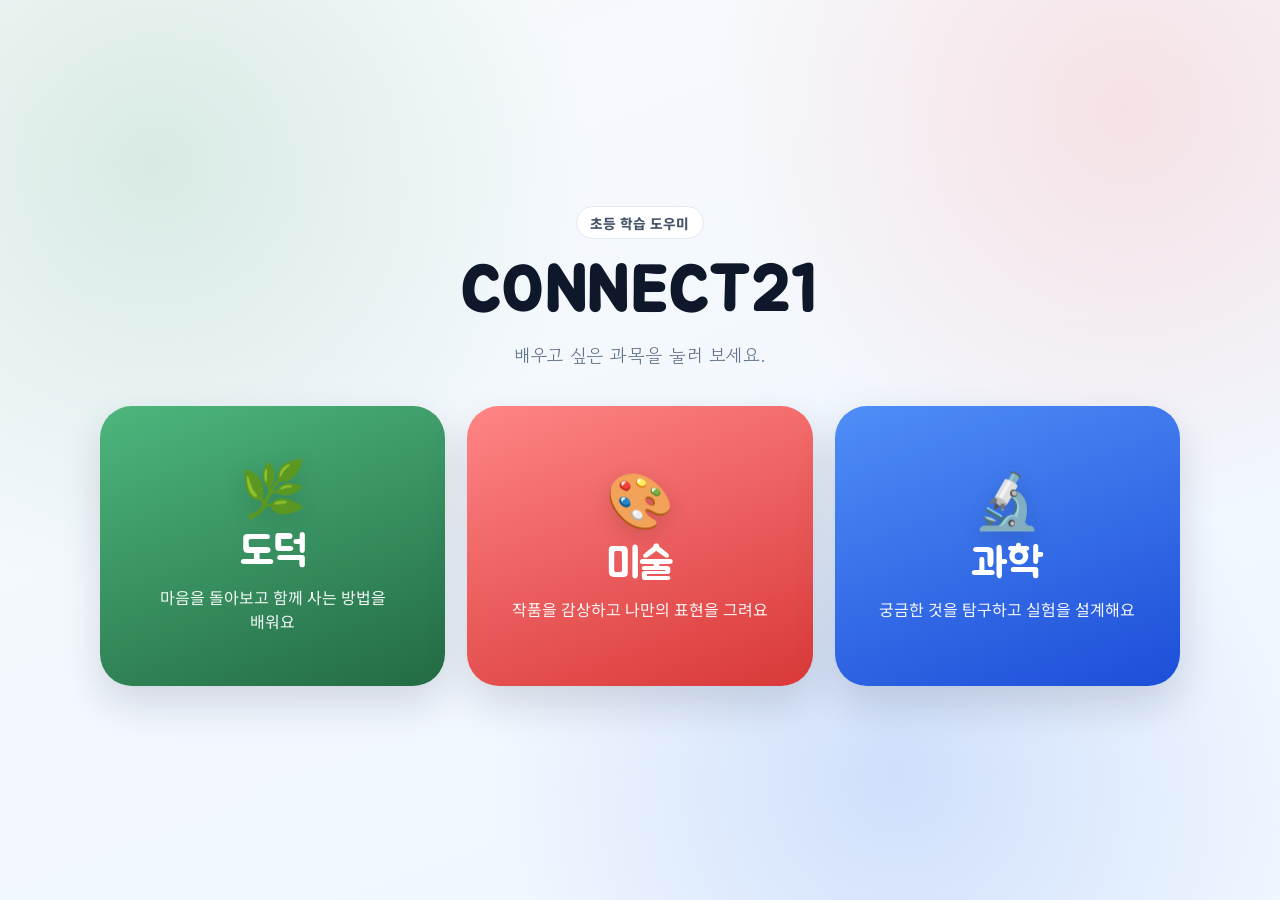
<file: index.html>
<!DOCTYPE html>
<html lang="ko">
<head>
  <meta charset="UTF-8">
  <meta name="viewport" content="width=device-width, initial-scale=1.0">
  <meta http-equiv="Cache-Control" content="no-cache, no-store, must-revalidate">
  <title>CONNECT21 - 초등 학습 도우미</title>
  <meta name="description" content="도덕, 미술, 과학 탐구를 돕는 CONNECT21 초등 학습 홈">
  <link rel="stylesheet" href="styles.css">
</head>
<body>
  <div class="home">
    <header class="home-header">
      <p class="kicker">초등 학습 도우미</p>
      <h1>CONNECT21</h1>
      <p class="lead">배우고 싶은 과목을 눌러 보세요.</p>
    </header>

    <nav class="subject-grid" aria-label="과목 선택">
      <a class="subject-btn moral" href="connect21-moral/index.html">
        <span class="subject-emoji" aria-hidden="true">🌿</span>
        <span class="subject-name">도덕</span>
        <span class="subject-desc">마음을 돌아보고 함께 사는 방법을 배워요</span>
      </a>

      <a class="subject-btn art" href="connect21-art/index.html">
        <span class="subject-emoji" aria-hidden="true">🎨</span>
        <span class="subject-name">미술</span>
        <span class="subject-desc">작품을 감상하고 나만의 표현을 그려요</span>
      </a>

      <a class="subject-btn science" href="connect21-science/index.html">
        <span class="subject-emoji" aria-hidden="true">🔬</span>
        <span class="subject-name">과학</span>
        <span class="subject-desc">궁금한 것을 탐구하고 실험을 설계해요</span>
      </a>
    </nav>
  </div>
</body>
</html>
</file>
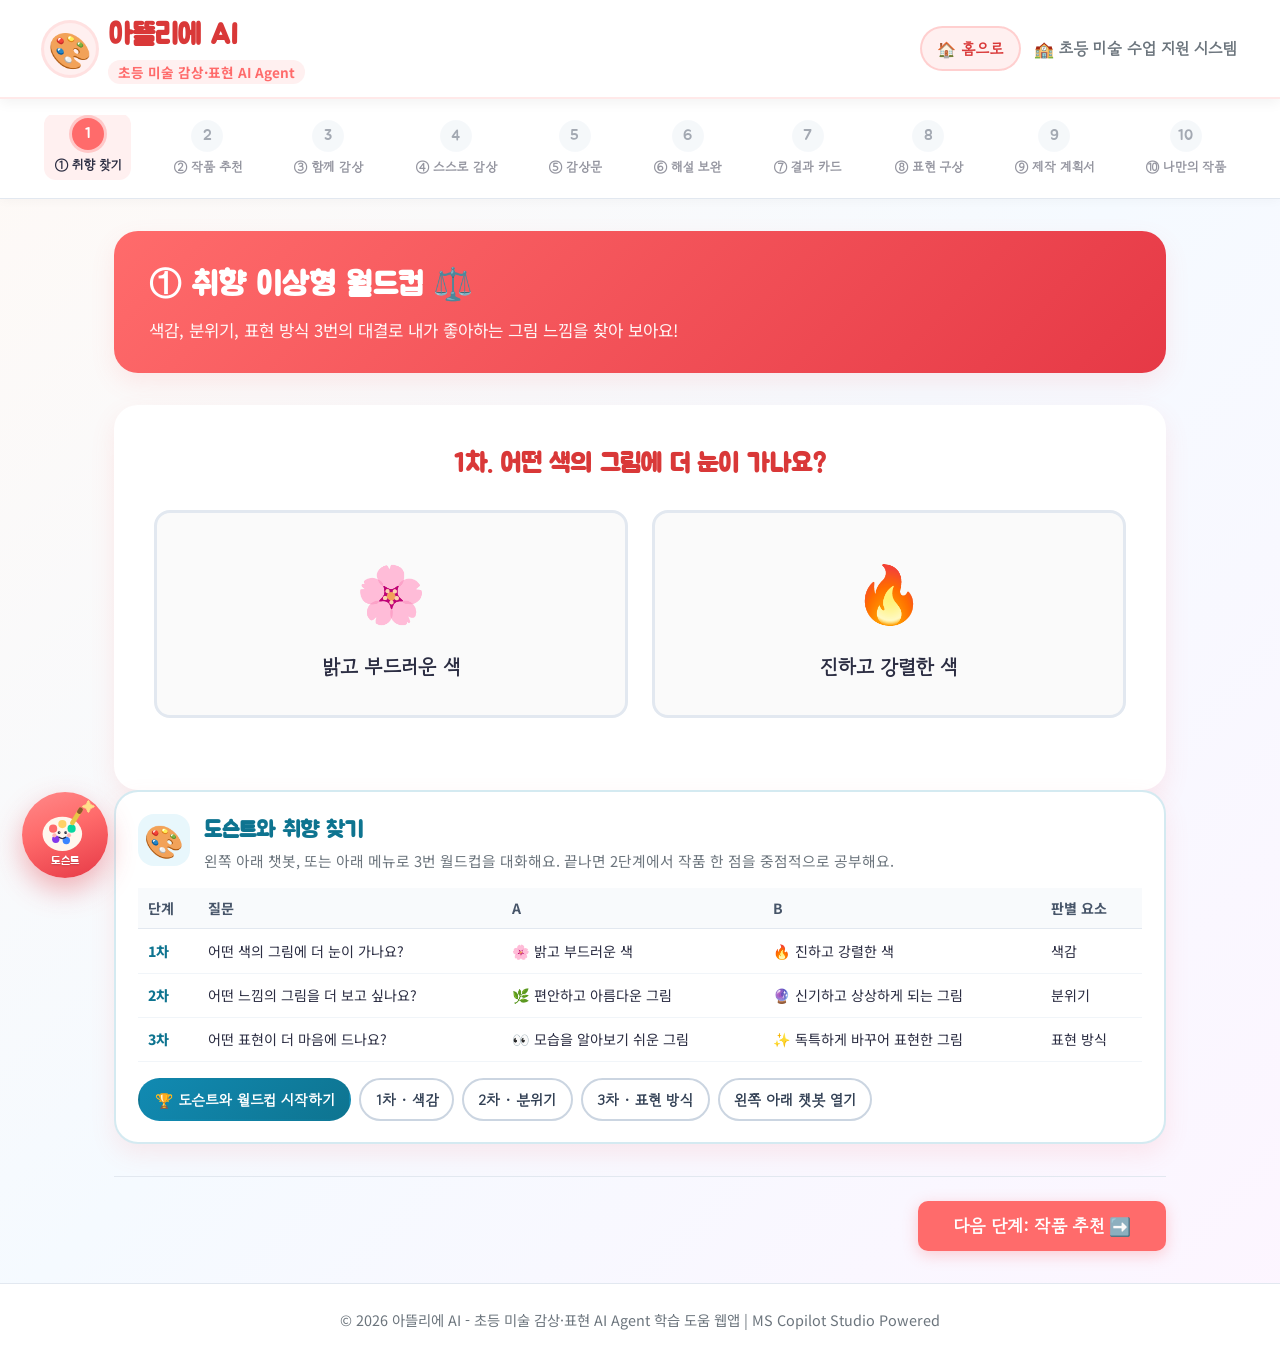
<file: connect21-art/index.html>
<!DOCTYPE html>
<html lang="ko">
<head>
  <meta charset="UTF-8">
  <meta name="viewport" content="width=device-width, initial-scale=1.0">
  <meta http-equiv="Cache-Control" content="no-cache, no-store, must-revalidate">
  <title>아뜰리에 AI - 초등 미술 감상·표현 AI Agent</title>
  <meta name="description" content="초등학교 미술 감상과 표현을 체계적으로 돕는 10단계 AI 스캐폴딩 파트너">
  <link rel="stylesheet" href="styles.css?v=20260820b">
</head>
<body>

  <!-- App Header -->
  <header class="app-header">
    <div class="header-container">
      <a href="#" class="logo-area">
        <div class="logo-icon">🎨</div>
        <div>
          <h1 class="logo-title">아뜰리에 AI</h1>
          <span class="logo-tag">초등 미술 감상·표현 AI Agent</span>
        </div>
      </a>
      <div class="header-actions">
        <a href="../index.html" class="home-link">🏠 홈으로</a>
        <div style="font-family: 'Gowun Dodum'; font-weight: 700; color: var(--text-muted);">
          🏫 초등 미술 수업 지원 시스템
        </div>
      </div>
    </div>
  </header>

  <!-- 10-Step Wizard Track -->
  <div class="wizard-track-card">
    <div id="wizard-track-container" class="wizard-track-container">
      <!-- Rendered via app.js -->
    </div>
  </div>

  <!-- Main Container -->
  <main class="main-container">

    <!-- ==========================================================================
         STEP 1: 취향 탐색 (미술 밸런스 게임)
         ========================================================================== -->
    <section id="step-pane-1" class="step-pane active">
      <div class="step-banner">
        <h2 class="step-banner-title">① 취향 이상형 월드컵 ⚖️</h2>
        <p class="step-banner-desc">색감, 분위기, 표현 방식 3번의 대결로 내가 좋아하는 그림 느낌을 찾아 보아요!</p>
      </div>

      <div class="balance-game-box">
        <h3 id="balance-q-title" class="balance-q-title">1차. 어떤 색의 그림에 더 눈이 가나요?</h3>
        
        <div id="balance-options-grid" class="balance-options-grid">
          <!-- Rendered via app.js -->
        </div>

        <div id="balance-result-card" class="balance-result-card" style="display: none;">
          <div class="balance-result-title">🎉 나의 미술 취향 분석 카드</div>
          <div id="balance-result-text" style="font-size: 1.15rem; color: #78350F;"></div>
        </div>
      </div>

      <div class="recommend-bot-card">
        <div class="recommend-bot-head">
          <span class="recommend-bot-icon">🎨</span>
          <div>
            <h3>도슨트와 취향 찾기</h3>
            <p>왼쪽 아래 챗봇, 또는 아래 메뉴로 3번 월드컵을 대화해요. 끝나면 2단계에서 작품 한 점을 중점적으로 공부해요.</p>
          </div>
        </div>

        <div class="worldcup-table-wrap">
          <table class="worldcup-table">
            <thead>
              <tr>
                <th>단계</th>
                <th>질문</th>
                <th>A</th>
                <th>B</th>
                <th>판별 요소</th>
              </tr>
            </thead>
            <tbody>
              <tr>
                <td>1차</td>
                <td>어떤 색의 그림에 더 눈이 가나요?</td>
                <td>🌸 밝고 부드러운 색</td>
                <td>🔥 진하고 강렬한 색</td>
                <td>색감</td>
              </tr>
              <tr>
                <td>2차</td>
                <td>어떤 느낌의 그림을 더 보고 싶나요?</td>
                <td>🌿 편안하고 아름다운 그림</td>
                <td>🔮 신기하고 상상하게 되는 그림</td>
                <td>분위기</td>
              </tr>
              <tr>
                <td>3차</td>
                <td>어떤 표현이 더 마음에 드나요?</td>
                <td>👀 모습을 알아보기 쉬운 그림</td>
                <td>✨ 독특하게 바꾸어 표현한 그림</td>
                <td>표현 방식</td>
              </tr>
            </tbody>
          </table>
        </div>

        <div class="recommend-bot-menu">
          <button type="button" class="recommend-menu-btn primary" onclick="askRecommendBot('worldcup')">🏆 도슨트와 월드컵 시작하기</button>
          <button type="button" class="recommend-menu-btn" onclick="askRecommendBot(1)">1차 · 색감</button>
          <button type="button" class="recommend-menu-btn" onclick="askRecommendBot(2)">2차 · 분위기</button>
          <button type="button" class="recommend-menu-btn" onclick="askRecommendBot(3)">3차 · 표현 방식</button>
          <button type="button" class="recommend-menu-btn" onclick="openArtChatbot()">왼쪽 아래 챗봇 열기</button>
        </div>
      </div>

      <div class="pane-action-bar">
        <div></div>
        <button class="btn-next" onclick="goNext()">다음 단계: 작품 추천 ➡️</button>
      </div>
    </section>

    <!-- ==========================================================================
         STEP 2: 맞춤 작품 추천·선택
         ========================================================================== -->
    <section id="step-pane-2" class="step-pane">
      <div class="step-banner" style="background: linear-gradient(135deg, #118AB2 0%, #073B4C 100%);">
        <h2 class="step-banner-title">② 나만의 추천 작품 공부 🖼️</h2>
        <p class="step-banner-desc">1단계에서 찾은 취향에 맞는 작품 한 점을 추천했어요. 이 그림을 중심으로 자세히 공부해 보세요.</p>
      </div>

      <div id="focus-artwork-card" class="focus-artwork-card"></div>

      <p class="other-works-label">다른 작품이 더 궁금하면 아래에서 바꿀 수 있어요.</p>
      <div id="masterpiece-grid" class="masterpiece-grid">
        <!-- Rendered via app.js -->
      </div>

      <div class="pane-action-bar">
        <button class="btn-prev" onclick="goPrev()">⬅️ 이전</button>
        <button class="btn-next" onclick="goNext()">다음 단계: 함께 감상 연습 ➡️</button>
      </div>
    </section>

    <!-- ==========================================================================
         STEP 3: 함께하는 감상 연습 (Copilot Studio AI 챗봇 임베드)
         ========================================================================== -->
    <section id="step-pane-3" class="step-pane">
      <div class="step-banner" style="background: linear-gradient(135deg, #8338EC 0%, #3A0CA3 100%);">
        <h2 class="step-banner-title">③ 함께 감상 연습 | Microsoft Copilot Studio AI 🤖</h2>
        <p class="step-banner-desc">Microsoft Copilot Studio 미술 감상 챗봇과 대화하며 6가지 관점(관찰, 재료, 색상, 요소, 원리, 느낌)으로 작품을 깊게 파헤쳐 봅시다!</p>
      </div>

      <!-- Selected Artwork Bar -->
      <div id="guided-chat-header" class="chat-artwork-header" style="border-radius: var(--radius-md) var(--radius-md) 0 0;">
        <!-- Rendered via app.js -->
      </div>

      <div class="copilot-invite-card">
        <div class="copilot-invite-mascot" aria-hidden="true">🎨</div>
        <h3>왼쪽 아래 팔레트 친구를 눌러 보세요!</h3>
        <p>챗봇 창은 왼쪽 아래에 있어요. 아이콘을 누르면 미술 도슨트가 나와서 함께 감상해 줘요. 아래 힌트를 누르면 질문이 복사돼요.</p>
        <button class="btn-next" type="button" onclick="openArtChatbot()">팔레트 친구와 대화하기 🎨</button>
        <div class="scaffold-prompt-chips" style="margin-top: 1rem; flex-wrap: wrap;">
          <button class="prompt-hint-chip" onclick="copyCopilotPrompt('이 작품에서 가장 눈에 띄는 특징은 뭐야?')">👁️ 1. 관찰 내용 이야기하기</button>
          <button class="prompt-hint-chip" onclick="copyCopilotPrompt('화가는 이 작품을 그릴 때 어떤 미술 재료와 기법을 사용했을까?')">🖌️ 2. 미술 재료·기법 물어보기</button>
          <button class="prompt-hint-chip" onclick="copyCopilotPrompt('이 작품의 색감과 빛의 명암이 주는 느낌은 어때?')">🎨 3. 색의 3속성 및 명암 탐구</button>
          <button class="prompt-hint-chip" onclick="copyCopilotPrompt('이 그림 속 점, 선, 면의 조형 요소와 분위기를 설명해줘')">📐 4. 조형 요소와 원리 질문하기</button>
        </div>
      </div>

      <div class="pane-action-bar">
        <button class="btn-prev" onclick="goPrev()">⬅️ 이전</button>
        <button class="btn-next" onclick="goNext()">다음 단계: 스스로 감상 ➡️</button>
      </div>
    </section>

    <!-- ==========================================================================
         STEP 4: 스스로 감상 실전 (학생 주도 + Agent 지원)
         ========================================================================== -->
    <section id="step-pane-4" class="step-pane">
      <div class="step-banner" style="background: linear-gradient(135deg, #06D6A0 0%, #048A65 100%);">
        <h2 class="step-banner-title">④ 감상 실전 | 학생 주도 + Agent 지원 🔍</h2>
        <p class="step-banner-desc">연습한 내용을 바탕으로 네가 직접 질문을 만들고 스스로 대답해 보는 시간이야!</p>
      </div>

      <div class="agent-chat-card">
        <div id="student-led-chat-messages" class="chat-messages-area">
          <!-- Chat Messages -->
        </div>

        <div class="chat-input-bar">
          <div class="scaffold-prompt-chips">
            <span style="font-weight: 700; font-size: 0.85rem; color: #64748B;">💡 추천 질문 힌트 예시:</span>
            <button class="prompt-hint-chip" onclick="insertStudentLedQuestion('Q: 이 작품을 볼 때 마음에 가장 크게 와닿는 느낌은 무엇인가요? A: 살아서 움직이는 듯한 신비로운 느낌입니다.')">Q: 작품의 신비로운 느낌 탐구</button>
            <button class="prompt-hint-chip" onclick="insertStudentLedQuestion('Q: 화가는 왜 이 색깔을 선택했을까요? A: 자신의 감정과 마음을 표현하기 위해서입니다.')">Q: 화가의 색채 의도 탐구</button>
          </div>
          <div class="chat-input-wrapper">
            <input type="text" id="student-led-chat-input" class="chat-input-field" placeholder="[Q: 질문내용 A: 나의 답변] 형식으로 입력해보세요..." onkeydown="if(event.key==='Enter') sendStudentLedMessage()">
            <button class="chat-send-btn" onclick="sendStudentLedMessage()">작성 완료 🚀</button>
          </div>
        </div>
      </div>

      <div class="pane-action-bar">
        <button class="btn-prev" onclick="goPrev()">⬅️ 이전</button>
        <button class="btn-next" onclick="goNext()">다음 단계: 감상문 합성 ➡️</button>
      </div>
    </section>

    <!-- ==========================================================================
         STEP 5: 나의 감상문 완성
         ========================================================================== -->
    <section id="step-pane-5" class="step-pane">
      <div class="step-banner" style="background: linear-gradient(135deg, #FF9F1C 0%, #D97706 100%);">
        <h2 class="step-banner-title">⑤ 나의 완성된 미술 감상문 📝</h2>
        <p class="step-banner-desc">네가 나눈 대화 내용을 바탕으로 6대 감상 관점이 녹아든 멋진 미술 감상문이 완성되었어!</p>
      </div>

      <div style="background: white; padding: 2rem; border-radius: var(--radius-lg); box-shadow: var(--shadow-md);">
        <h3 style="font-family: 'Jua'; font-size: 1.5rem; color: var(--primary-art-dark); margin-bottom: 1rem;">
          ✍️ 감상문 내용 검토 및 수정
        </h3>
        <textarea id="essay-preview-box" class="form-textarea" style="min-height: 320px; font-size: 1.05rem; line-height: 1.8;"></textarea>
      </div>

      <div class="pane-action-bar">
        <button class="btn-prev" onclick="goPrev()">⬅️ 이전</button>
        <button class="btn-next" onclick="goNext()">다음 단계: 해설 & 보완 ➡️</button>
      </div>
    </section>

    <!-- ==========================================================================
         STEP 6: 작품 해설 & 감상문 보완 ⭐
         ========================================================================== -->
    <section id="step-pane-6" class="step-pane">
      <div class="step-banner" style="background: linear-gradient(135deg, #3A86FF 0%, #1D4ED8 100%);">
        <h2 class="step-banner-title">⑥ 작품 해설 & 감상문 보완 ⭐</h2>
        <p class="step-banner-desc">명화의 숨겨진 비하인드 스토리를 읽고, 감상문에 추가하고 싶은 내용을 보완해 보자!</p>
      </div>

      <div id="commentary-content-box">
        <!-- Rendered via app.js -->
      </div>

      <div style="background: white; padding: 1.8rem; border-radius: var(--radius-lg); box-shadow: var(--shadow-sm); text-align: center;">
        <h3 style="font-family: 'Jua'; font-size: 1.4rem; color: var(--text-main); margin-bottom: 1rem;">
          해설을 읽고 감상문에 더 넣고 싶은 내용이 있나요?
        </h3>
        <div style="display: flex; justify-content: center; gap: 1rem;">
          <button class="btn-next" style="background: #8338EC;" onclick="refineEssayWithCommentary()">✨ 네! 해설을 감상문에 추가할래요</button>
          <button class="btn-prev" onclick="goNext()">👍 충분해요, 바로 결과 카드로!</button>
        </div>
      </div>

      <div class="pane-action-bar">
        <button class="btn-prev" onclick="goPrev()">⬅️ 이전</button>
        <button class="btn-next" onclick="goNext()">다음 단계: 감상 결과 카드 ➡️</button>
      </div>
    </section>

    <!-- ==========================================================================
         STEP 7: 나의 감상 결과 카드 ⭐
         ========================================================================== -->
    <section id="step-pane-7" class="step-pane">
      <div class="step-banner" style="background: linear-gradient(135deg, #FF006E 0%, #8338EC 100%);">
        <h2 class="step-banner-title">⑦ 나의 감상 결과 카드 🏆</h2>
        <p class="step-banner-desc">한 화면에서 나의 감상문, 선생님의 구체적인 칭찬 피드백, 한 걸음 더 질문을 확인하세요!</p>
      </div>

      <div id="result-card-display" class="result-card-container">
        <!-- Rendered via app.js -->
      </div>

      <div class="pane-action-bar">
        <button class="btn-prev" onclick="goPrev()">⬅️ 이전</button>
        <button class="btn-next" onclick="goNext()">다음 단계: 표현 방법 탐색 ➡️</button>
      </div>
    </section>

    <!-- ==========================================================================
         STEP 8: 표현 방법 탐색·계획 (Student × Agent)
         ========================================================================== -->
    <section id="step-pane-8" class="step-pane">
      <div class="step-banner" style="background: linear-gradient(135deg, #7209B7 0%, #3F37C9 100%);">
        <h2 class="step-banner-title">⑧ 표현 방법 탐색·계획 💡</h2>
        <p class="step-banner-desc">원작 명화를 바탕으로 나만의 새로운 미술 기법과 표현 방식을 탐색해 보자!</p>
      </div>

      <div id="expression-styles-grid" class="expression-style-grid">
        <!-- Rendered via app.js -->
      </div>

      <div style="background: white; padding: 2rem; border-radius: var(--radius-lg); box-shadow: var(--shadow-md);">
        <h3 style="font-family: 'Jua'; font-size: 1.4rem; color: var(--primary-art-dark); margin-bottom: 1rem;">
          🎨 나만의 표현 아이디어 구상 대화
        </h3>
        <div style="display: flex; flex-direction: column; gap: 1rem;">
          <div>
            <label style="font-weight: 700; color: var(--text-main);">🔒 유지하고 싶은 요소 (원작의 느낌):</label>
            <input type="text" id="plan-keep-input" class="chat-input-field" style="width: 100%; margin-top: 0.3rem;" value="원작의 주요 구도와 형태의 선명함">
          </div>
          <div>
            <label style="font-weight: 700; color: var(--text-main);">✨ 새롭게 바꿀 요소 (나의 아이디어):</label>
            <input type="text" id="plan-change-input" class="chat-input-field" style="width: 100%; margin-top: 0.3rem;" value="색채 분위기와 주인공 캐릭터 재구성">
          </div>
          <div>
            <label style="font-weight: 700; color: var(--text-main);">🖌️ 사용할 미술 재료 & 도구:</label>
            <input type="text" id="plan-tools-input" class="chat-input-field" style="width: 100%; margin-top: 0.3rem;" value="크레파스 스크래치, 수채화 물감, 종이 붙이기">
          </div>
        </div>
      </div>

      <div class="pane-action-bar">
        <button class="btn-prev" onclick="goPrev()">⬅️ 이전</button>
        <button class="btn-next" onclick="goNext()">다음 단계: 제작 계획서 생성 ➡️</button>
      </div>
    </section>

    <!-- ==========================================================================
         STEP 9: 시각적 표현 제작 계획서 생성
         ========================================================================== -->
    <section id="step-pane-9" class="step-pane">
      <div class="step-banner" style="background: linear-gradient(135deg, #4CC9F0 0%, #4361EE 100%);">
        <h2 class="step-banner-title">⑨ 시각적 표현 제작 계획서 📋</h2>
        <p class="step-banner-desc">대화 내용을 바탕으로 완벽한 미술 표현 계획서가 생성되었습니다!</p>
      </div>

      <div id="plan-sheet-display" class="plan-sheet-card">
        <!-- Rendered via app.js -->
      </div>

      <div class="pane-action-bar">
        <button class="btn-prev" onclick="goPrev()">⬅️ 이전</button>
        <div style="display: flex; gap: 0.6rem;">
          <button class="btn-prev" style="color: var(--primary-art-dark);" onclick="printPlanSheet()">🖨️ 계획서 인쇄/다운로드</button>
          <button class="btn-next" onclick="goNext()">다음 단계: 나만의 작품 제작 ➡️</button>
        </div>
      </div>
    </section>

    <!-- ==========================================================================
         STEP 10: 나만의 작품 제작 & 갤러리 🎨
         ========================================================================== -->
    <section id="step-pane-10" class="step-pane">
      <div class="step-banner" style="background: linear-gradient(135deg, #FF6B6B 0%, #FF8E53 100%);">
        <h2 class="step-banner-title">⑩ 나만의 작품 제작 & 갤러리 🎨</h2>
        <p class="step-banner-desc">계획서를 보며 웹 캔버스 스케치패드에 직접 그리거나, 완성한 실제 작품 사진을 갤러리에 등록하세요!</p>
      </div>

      <div class="canvas-section">
        <!-- Toolbar -->
        <div class="canvas-toolbar">
          <span style="font-weight: 700;">색상:</span>
          <button class="color-swatch-btn selected" style="background: #FF6B6B;" onclick="setCanvasColor('#FF6B6B')"></button>
          <button class="color-swatch-btn" style="background: #FFD166;" onclick="setCanvasColor('#FFD166')"></button>
          <button class="color-swatch-btn" style="background: #06D6A0;" onclick="setCanvasColor('#06D6A0')"></button>
          <button class="color-swatch-btn" style="background: #118AB2;" onclick="setCanvasColor('#118AB2')"></button>
          <button class="color-swatch-btn" style="background: #8338EC;" onclick="setCanvasColor('#8338EC')"></button>
          <button class="color-swatch-btn" style="background: #000000;" onclick="setCanvasColor('#000000')"></button>

          <span style="font-weight: 700; margin-left: 1rem;">굵기:</span>
          <button class="tool-btn" onclick="setLineWidth(3)">얇게</button>
          <button class="tool-btn active" onclick="setLineWidth(8)">보통</button>
          <button class="tool-btn" onclick="setLineWidth(16)">두껍게</button>

          <button class="tool-btn" style="margin-left: 1rem; color: #EF4444;" onclick="toggleEraser()">지우개 🧹</button>
          <button class="tool-btn" onclick="clearCanvas()">전체 지우기 🗑️</button>
        </div>

        <input type="text" id="canvas-title-input" class="chat-input-field" style="width: 320px; text-align: center;" placeholder="나의 작품 제목을 적어주세요!">

        <!-- Canvas -->
        <canvas id="art-canvas"></canvas>

        <button class="btn-next" onclick="saveCanvasToGallery()">🎨 작품 갤러리에 등록하기</button>
      </div>

      <!-- Gallery -->
      <div style="margin-top: 3rem;">
        <h3 style="font-family: 'Jua'; font-size: 1.8rem; color: var(--primary-art-dark); text-align: center;">
          🏛️ 우리들의 미술 갤러리 전시장
        </h3>
        <div id="gallery-container" class="gallery-grid">
          <!-- Rendered via JS -->
        </div>
      </div>

      <div class="pane-action-bar">
        <button class="btn-prev" onclick="goPrev()">⬅️ 이전</button>
        <button class="btn-next" style="background: var(--art-green);" onclick="alert('🎉 축하합니다! 미술 감상과 표현 10단계를 완벽하게 수료하셨습니다!')">🎓 학습 완수 🏅</button>
      </div>
    </section>

  </main>

  <button id="floating-art-chatbot-btn" class="floating-chatbot-btn" type="button" title="미술 도슨트와 대화하기" aria-label="미술 도슨트 챗봇 열기">
    <span class="fab-sparkle" aria-hidden="true">✦</span>
    <svg class="palette-mascot" viewBox="0 0 88 88" aria-hidden="true">
      <ellipse cx="40" cy="50" rx="30" ry="26" fill="#FFF7ED"/>
      <circle cx="26" cy="42" r="6.2" fill="#FF6B6B"/>
      <circle cx="40" cy="35" r="6.2" fill="#FFD166"/>
      <circle cx="54" cy="42" r="6.2" fill="#06D6A0"/>
      <circle cx="30" cy="58" r="5.6" fill="#8338EC"/>
      <circle cx="46" cy="60" r="5.6" fill="#3A86FF"/>
      <circle cx="28" cy="52" r="3.2" fill="#FFB4B4"/>
      <circle cx="50" cy="52" r="3.2" fill="#FFB4B4"/>
      <circle cx="35" cy="48" r="2.1" fill="#2B2D42"/>
      <circle cx="45" cy="48" r="2.1" fill="#2B2D42"/>
      <circle cx="35.7" cy="47.3" r="0.7" fill="#fff"/>
      <circle cx="45.7" cy="47.3" r="0.7" fill="#fff"/>
      <path d="M35 55 Q40 59 45 55" fill="none" stroke="#2B2D42" stroke-width="2" stroke-linecap="round"/>
      <rect x="58" y="8" width="7" height="30" rx="3" transform="rotate(32 61 23)" fill="#E8C547"/>
      <rect x="58" y="8" width="7" height="10" rx="3" transform="rotate(32 61 23)" fill="#8B5A2B"/>
      <path d="M72 12 l8 -4 l2 8 z" fill="#FF6B6B"/>
    </svg>
    <span class="fab-label">도슨트</span>
  </button>

  <div id="floating-art-chatbot-modal" class="floating-chatbot-modal" hidden>
    <div class="modal-header">
      <h4>
        <span class="modal-mini-mascot" aria-hidden="true">🎨</span>
        우리학교 미술 도슨트
      </h4>
      <button id="close-art-modal-btn" class="close-modal-btn" type="button" aria-label="챗봇 닫기">&times;</button>
    </div>
    <div class="iframe-wrapper">
      <iframe
        id="art-copilot-frame"
        title="미술 감상 코파일럿"
        src="https://copilotstudio.microsoft.com/environments/9324e73a-cd4e-e049-b7ba-177af6165e9c/bots/crbf2_bot_Rv6Ihh/webchat?__version__=2&enableFileAttachment=false&cliAgent=true"
        frameborder="0"
        style="width: 100%; height: 100%; border: 0;"></iframe>
    </div>
  </div>

  <footer class="app-footer">
    <p>© 2026 아뜰리에 AI - 초등 미술 감상·표현 AI Agent 학습 도움 웹앱 | MS Copilot Studio Powered</p>
  </footer>

  <script src="app.js?v=20260820b"></script>
</body>
</html>
</file>
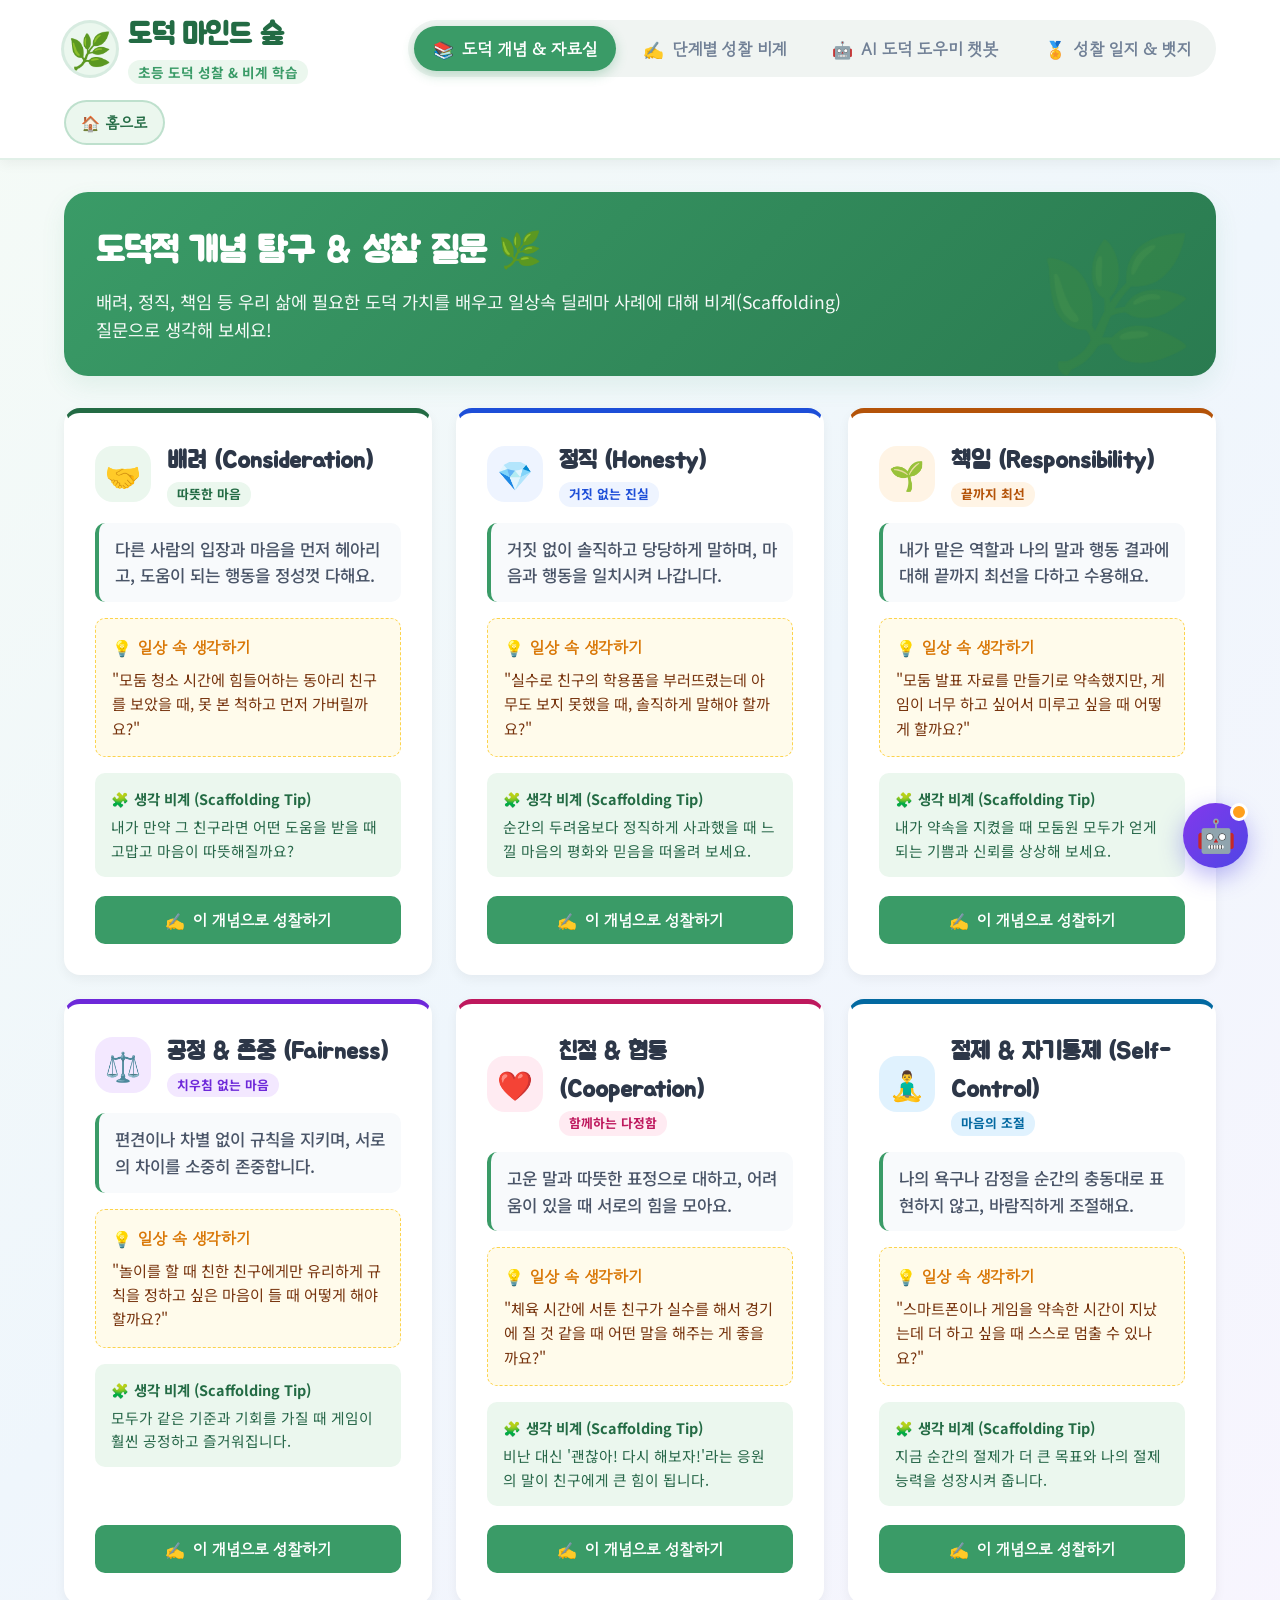
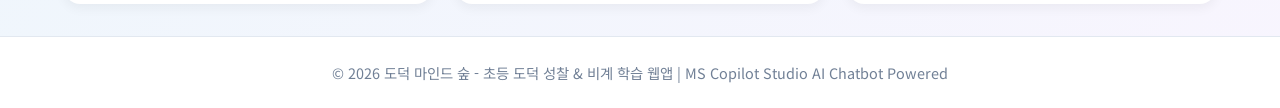
<file: connect21-moral/index.html>
<!DOCTYPE html>
<html lang="ko">
<head>
  <meta charset="UTF-8">
  <meta name="viewport" content="width=device-width, initial-scale=1.0">
  <title>도덕 마인드 숲 - 어린이 도덕적 성찰 & 비계 학습 웹앱</title>
  <meta name="description" content="초등학교 학생들을 위한 도덕적 개념 설명, 단계별 성찰 비계 워크시트 및 Copilot Studio AI 챗봇 통합 플랫폼">
  <link rel="stylesheet" href="styles.css">
</head>
<body>

  <!-- App Header & Navigation -->
  <header class="app-header">
    <div class="header-container">
      <a href="#" class="logo-area">
        <div class="logo-icon">🌿</div>
        <div>
          <h1 class="logo-title">도덕 마인드 숲</h1>
          <span class="logo-subtitle">초등 도덕 성찰 & 비계 학습</span>
        </div>
      </a>

      <nav class="nav-tabs">
        <button class="nav-btn active" data-tab="tab-concepts">
          <span>📚</span> 도덕 개념 & 자료실
        </button>
        <button class="nav-btn" data-tab="tab-worksheet">
          <span>✍️</span> 단계별 성찰 비계
        </button>
        <button class="nav-btn" data-tab="tab-chatbot">
          <span>🤖</span> AI 도덕 도우미 챗봇
        </button>
        <button class="nav-btn" data-tab="tab-history">
          <span>🏅</span> 성찰 일지 & 뱃지
        </button>
      </nav>
      <a href="../index.html" class="home-link">🏠 홈으로</a>
    </div>
  </header>

  <!-- Main Container -->
  <main class="main-container">

    <!-- ==========================================================================
         TAB 1: 도덕 개념 & 교육 자료실
         ========================================================================== -->
    <section id="tab-concepts" class="tab-content active">
      <div class="page-banner">
        <h2 class="banner-title">도덕적 개념 탐구 & 성찰 질문 🌿</h2>
        <p class="banner-desc">
          배려, 정직, 책임 등 우리 삶에 필요한 도덕 가치를 배우고 일상속 딜레마 사례에 대해 비계(Scaffolding) 질문으로 생각해 보세요!
        </p>
      </div>

      <div id="concept-cards-container" class="concept-grid">
        <!-- Rendered via app.js -->
      </div>
    </section>

    <!-- ==========================================================================
         TAB 2: 단계별 성찰 비계 워크시트 (4-Step Scaffolding Tool)
         ========================================================================== -->
    <section id="tab-worksheet" class="tab-content">
      <div class="page-banner" style="background: linear-gradient(135deg, #3A86FF 0%, #2563EB 100%);">
        <h2 class="banner-title">단계별 도덕 성찰 워크시트 ✍️</h2>
        <p class="banner-desc">
          힌트 문장(비계)을 활용하여 있었던 일을 되돌아보고, 상대방의 마음을 이해하며 내일의 실천 다짐을 적어봅시다.
        </p>
      </div>

      <div class="worksheet-card">
        
        <!-- Step Progress Wizard Bar -->
        <div class="step-wizard">
          <div id="step-progress-bar" class="step-progress-bar"></div>
          
          <div id="step-item-1" class="step-item active" onclick="goToStep(1)">
            <div class="step-number">1</div>
            <div class="step-label">상황 발견</div>
          </div>
          
          <div id="step-item-2" class="step-item" onclick="goToStep(2)">
            <div class="step-number">2</div>
            <div class="step-label">마음 감지</div>
          </div>
          
          <div id="step-item-3" class="step-item" onclick="goToStep(3)">
            <div class="step-number">3</div>
            <div class="step-label">도덕 성찰</div>
          </div>
          
          <div id="step-item-4" class="step-item" onclick="goToStep(4)">
            <div class="step-number">4</div>
            <div class="step-label">실천 다짐</div>
          </div>
        </div>

        <!-- STEP 1: 상황 발견 -->
        <div id="step-pane-1" class="step-pane active">
          <div class="pane-title-box">
            <span>1️⃣</span>
            <h3>1단계: 무슨 일이 있었나요? (상황 발견)</h3>
          </div>

          <div class="form-group">
            <label class="form-label">관련된 도덕 가치 선택하기:</label>
            <div id="concept-chips" class="concept-select-chips">
              <button class="chip-btn selected" data-concept="care">🤝 배려</button>
              <button class="chip-btn" data-concept="honesty">💎 정직</button>
              <button class="chip-btn" data-concept="responsibility">🌱 책임</button>
              <button class="chip-btn" data-concept="fairness">⚖️ 공정</button>
              <button class="chip-btn" data-concept="kindness">❤️ 친절/협동</button>
              <button class="chip-btn" data-concept="selfcontrol">🧘‍♂️ 절제</button>
            </div>
          </div>

          <div class="form-group">
            <label for="input-step1" class="form-label">성찰하고 싶은 최근의 상황이나 행동을 솔직하게 적어보세요:</label>
            <textarea id="input-step1" class="form-textarea" placeholder="예: 오늘 모둠활동 시간에 친구가 실수를 했을 때 짜증을 냈습니다. 친구가 당황했을 텐데 미안한 마음이 들었습니다."></textarea>
          </div>

          <div class="step-actions">
            <div></div>
            <button class="btn-primary" onclick="goToStep(2)">다음 단계 (마음 감지) ➡️</button>
          </div>
        </div>

        <!-- STEP 2: 마음 감지 -->
        <div id="step-pane-2" class="step-pane">
          <div class="pane-title-box">
            <span>2️⃣</span>
            <h3>2단계: 당시의 감정과 마음 탐색하기</h3>
          </div>

          <div class="form-group">
            <label class="form-label">당시 나의 감정 상태 선택하기 (여러 개 선택 가능):</label>
            <div id="emotion-grid" class="emotion-grid">
              <!-- Rendered via app.js -->
            </div>
          </div>

          <div class="form-group">
            <label for="input-step2" class="form-label">상대방은 어떤 마음이었을지 입장을 바꾸어 생각해보세요:</label>
            <textarea id="input-step2" class="form-textarea" placeholder="예: 내가 화를 냈을 때 친구는 속상하고 창피했을 것 같습니다. 자기도 잘하고 싶었을 텐데 내가 다그쳐서 위축되었을 것입니다."></textarea>
          </div>

          <div class="step-actions">
            <button class="btn-secondary" onclick="goToStep(1)">⬅️ 이전 단계</button>
            <button class="btn-primary" onclick="goToStep(3)">다음 단계 (도덕 성찰) ➡️</button>
          </div>
        </div>

        <!-- STEP 3: 도덕 성찰 (Scaffolding Sentence Builders) -->
        <div id="step-pane-3" class="step-pane">
          <div class="pane-title-box">
            <span>3️⃣</span>
            <h3>3단계: 도덕적 관점으로 성찰하기 (문장 비계 지원)</h3>
          </div>

          <!-- Scaffolding Box -->
          <div class="scaffolding-box">
            <div class="scaffolding-header">
              <div class="scaffolding-title">💡 생각이 막힐 때는 '문장 비계 힌트'를 눌러보세요!</div>
              <button class="btn-chatbot-scaffold" onclick="openChatbotTabWithPrompt('도덕적 성찰을 돕기 위해 비계 질문을 줘')">
                🤖 AI 챗봇에게 비계 질문 요청하기
              </button>
            </div>
            <div id="scaffold-starters-step3" class="starter-chips">
              <!-- Rendered via app.js -->
            </div>
          </div>

          <div class="form-group">
            <label for="input-step3" class="form-label">나의 행동을 도덕적 가치에 비추어 성찰해 보세요:</label>
            <textarea id="input-step3" class="form-textarea" placeholder="위의 비계 힌트 버튼을 누르면 문장틀이 자동으로 들어갑니다!"></textarea>
          </div>

          <div class="step-actions">
            <button class="btn-secondary" onclick="goToStep(2)">⬅️ 이전 단계</button>
            <button class="btn-primary" onclick="goToStep(4)">다음 단계 (실천 다짐) ➡️</button>
          </div>
        </div>

        <!-- STEP 4: 실천 다짐 -->
        <div id="step-pane-4" class="step-pane">
          <div class="pane-title-box">
            <span>4️⃣</span>
            <h3>4단계: 내일의 실천 다짐하기</h3>
          </div>

          <!-- Scaffolding Box -->
          <div class="scaffolding-box" style="background: var(--primary-light); border-color: #A7F3D0;">
            <div class="scaffolding-header">
              <div class="scaffolding-title" style="color: var(--primary-dark);">🌱 다짐 문장 비계 (Action Starters)</div>
            </div>
            <div id="scaffold-starters-step4" class="starter-chips">
              <!-- Rendered via app.js -->
            </div>
          </div>

          <div class="form-group">
            <label for="input-step4" class="form-label">앞으로 비슷한 상황에서 어떻게 행동할 것인지 구체적으로 다짐하세요:</label>
            <textarea id="input-step4" class="form-textarea" placeholder="예: 다음번에 친구가 실수를 하더라도 짜증 대신 '괜찮아! 차근차근 해보자'라고 용기를 북돋아 주겠습니다."></textarea>
          </div>

          <div class="step-actions">
            <button class="btn-secondary" onclick="goToStep(3)">⬅️ 이전 단계</button>
            <div style="display: flex; gap: 0.6rem;">
              <button class="btn-secondary" onclick="printWorksheet()">🖨️ 인쇄/다운로드</button>
              <button class="btn-primary" onclick="saveReflection()">💾 성찰 일지 저장하기</button>
            </div>
          </div>
        </div>

      </div>
    </section>

    <!-- ==========================================================================
         TAB 3: Copilot Studio AI 챗봇 임베드 & 오류 해결 안내
         ========================================================================== -->
    <section id="tab-chatbot" class="tab-content">
      <div class="page-banner" style="background: linear-gradient(135deg, #8338EC 0%, #4F46E5 100%);">
        <h2 class="banner-title">AI 도덕 스캐폴딩 도우미 챗봇 🤖</h2>
        <p class="banner-desc">
          도덕적 문제나 성찰에 대해 궁금한 점을 질문해 보세요. AI 챗봇이 마음을 헤아리고 도덕적 성찰 비계를 도와줍니다.
        </p>
      </div>

      <div class="chatbot-container-card">
        <div class="chatbot-header-bar">
          <div class="chatbot-title">
            <span>💬</span> Microsoft Copilot Studio 도덕 성찰 챗봇
          </div>
          <div class="chatbot-subtitle">어린이용 안심 AI 도덕 스캐폴드</div>
        </div>

        <!-- Quick Prompt Suggestion Chips -->
        <div class="quick-prompts-bar">
          <span style="font-weight: 700; font-size: 0.85rem; color: #64748B; display: flex; align-items: center;">추천 질문:</span>
          <button class="quick-prompt-chip" onclick="openChatbotTabWithPrompt('친구와 다퉜을 때 어떻게 사과해야 할까?')">🤝 사과하는 방법 물어보기</button>
          <button class="quick-prompt-chip" onclick="openChatbotTabWithPrompt('거짓말을 했을 때 솔직하게 말할 용기를 줘')">💎 정직에 대해 대화하기</button>
          <button class="quick-prompt-chip" onclick="openChatbotTabWithPrompt('모둠 과제에서 책임을 다하지 못했을 때 성찰 질문을 해줘')">🌱 책임감 비계 요청하기</button>
          <button class="quick-prompt-chip" onclick="openChatbotTabWithPrompt('배려하는 마음을 키우려면 어떤 행동을 해야 하나요?')">❤️ 배려 실천 방법</button>
        </div>

        <!-- Embedded Microsoft Copilot Studio Iframe -->
        <div class="iframe-wrapper">
          <iframe 
            src="https://copilotstudio.microsoft.com/environments/9324e73a-cd4e-e049-b7ba-177af6165e9c/bots/crbf2_bot_OORJCX/webchat?__version__=2&enableFileAttachment=false&cliAgent=true" 
            frameborder="0">
          </iframe>
        </div>
      </div>
    </section>

    <!-- ==========================================================================
         TAB 4: 나의 성찰 기록장 & 칭찬 뱃지
         ========================================================================== -->
    <section id="tab-history" class="tab-content">
      <div class="page-banner" style="background: linear-gradient(135deg, #FF9F1C 0%, #D97706 100%);">
        <h2 class="banner-title">나의 성찰 기록장 & 칭찬 뱃지 🏅</h2>
        <p class="banner-desc">
          지속적인 도덕 성찰을 통해 성장한 나와 나의 성취 뱃지를 확인해 보세요!
        </p>
      </div>

      <div class="history-section">
        
        <!-- Badges Grid Card -->
        <div class="badges-card">
          <div class="badges-header">
            <span>🏆</span> 나의 도덕 성장 뱃지
          </div>
          <div id="badges-grid" class="badges-grid">
            <!-- Rendered via app.js -->
          </div>
        </div>

        <!-- History Log List -->
        <div>
          <div class="history-list-header">
            <h3 style="font-family: 'Jua', sans-serif; font-size: 1.5rem; color: var(--primary-dark);">
              📜 저장된 성찰 일지 목록
            </h3>
          </div>

          <div id="history-cards-container" class="history-cards-container" style="margin-top: 1rem;">
            <!-- Rendered via app.js -->
          </div>
        </div>

      </div>
    </section>

  </main>

  <!-- Floating Chatbot Widget Button -->
  <button id="floating-chatbot-btn" class="floating-chatbot-btn" title="AI 도덕 도우미 챗봇 열기">
    🤖
    <span class="badge-pulse"></span>
  </button>

  <!-- Floating Chatbot Modal Window -->
  <div id="floating-chatbot-modal" class="floating-chatbot-modal">
    <div class="modal-header">
      <h4><span>🤖</span> Copilot Studio 도덕 도우미</h4>
      <button id="close-modal-btn" class="close-modal-btn">&times;</button>
    </div>
    <div class="iframe-wrapper">
      <iframe 
        src="https://copilotstudio.microsoft.com/environments/9324e73a-cd4e-e049-b7ba-177af6165e9c/bots/crbf2_bot_OORJCX/webchat?__version__=2&enableFileAttachment=false&cliAgent=true" 
        frameborder="0">
      </iframe>
    </div>
  </div>

  <footer class="app-footer">
    <p>© 2026 도덕 마인드 숲 - 초등 도덕 성찰 & 비계 학습 웹앱 | MS Copilot Studio AI Chatbot Powered</p>
  </footer>

  <script src="app.js"></script>
</body>
</html>
</file>
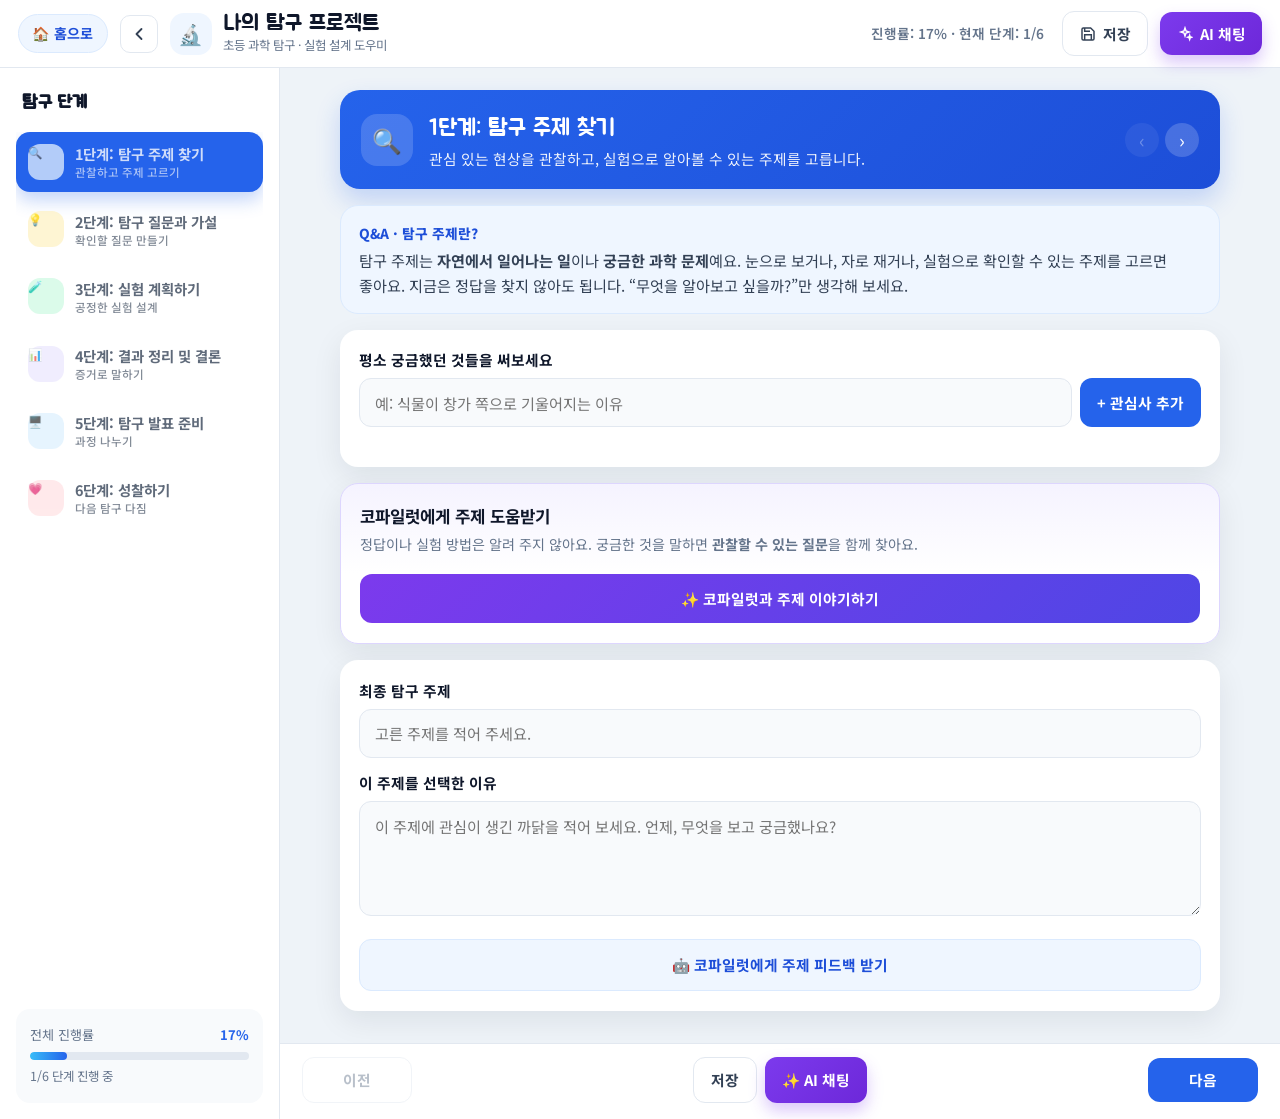
<file: connect21-science/index.html>
<!DOCTYPE html>
<html lang="ko">
<head>
  <meta charset="UTF-8">
  <meta name="viewport" content="width=device-width, initial-scale=1.0">
  <title>나의 탐구 프로젝트 - 초등 과학 탐구·실험 설계</title>
  <meta name="description" content="초등학생이 과학 탐구 과정을 따라가며 주제, 가설, 실험 계획을 스스로 세우도록 돕는 웹앱">
  <link rel="stylesheet" href="styles.css">
</head>
<body>
  <div class="app-shell">

    <header class="topbar">
      <div class="topbar-left">
        <a class="home-link" href="../index.html">🏠 홈으로</a>
        <button class="icon-btn" type="button" aria-label="1단계로" onclick="goToStep(1)">
          <svg width="20" height="20" viewBox="0 0 24 24" fill="none" stroke="currentColor" stroke-width="2.2" stroke-linecap="round" stroke-linejoin="round"><path d="M15 18l-6-6 6-6"/></svg>
        </button>
        <div class="brand">
          <span class="brand-mark">🔬</span>
          <div>
            <h1>나의 탐구 프로젝트</h1>
            <p>초등 과학 탐구 · 실험 설계 도우미</p>
          </div>
        </div>
      </div>
      <div class="topbar-right">
        <div class="top-progress" id="top-progress-label">진행률: 17% · 현재 단계: 1/6</div>
        <button class="btn btn-ghost" type="button" onclick="saveProject(true)">
          <svg width="16" height="16" viewBox="0 0 24 24" fill="none" stroke="currentColor" stroke-width="2.2"><path d="M19 21H5a2 2 0 0 1-2-2V5a2 2 0 0 1 2-2h11l5 5v11a2 2 0 0 1-2 2z"/><polyline points="17 21 17 13 7 13 7 21"/><polyline points="7 3 7 8 15 8"/></svg>
          저장
        </button>
        <button class="btn btn-ai" type="button" onclick="openCopilot()">
          <svg width="16" height="16" viewBox="0 0 24 24" fill="none" stroke="currentColor" stroke-width="2.2"><path d="M12 3l1.5 4.5L18 9l-4.5 1.5L12 15l-1.5-4.5L6 9l4.5-1.5L12 3z"/><path d="M19 14l.7 2.1L22 17l-2.3.9L19 20l-.7-2.1L16 17l2.3-.9L19 14z"/></svg>
          AI 채팅
        </button>
      </div>
    </header>

    <div class="app-body">
      <aside class="sidebar">
        <h2 class="sidebar-title">탐구 단계</h2>
        <nav class="step-nav" id="step-nav" aria-label="탐구 단계"></nav>
        <div class="sidebar-progress">
          <div class="sidebar-progress-label">
            <span>전체 진행률</span>
            <strong id="sidebar-percent">17%</strong>
          </div>
          <div class="progress-track"><div class="progress-fill" id="sidebar-bar" style="width:17%"></div></div>
          <p class="sidebar-complete" id="sidebar-complete">1/6 단계 진행 중</p>
        </div>
      </aside>

      <main class="workspace">
        <div class="workspace-scroll">

          <!-- 1단계 -->
          <section class="step-pane active" data-step="1">
            <div class="step-hero">
              <div class="step-hero-icon">🔍</div>
              <div class="step-hero-text">
                <h2>1단계: 탐구 주제 찾기</h2>
                <p>관심 있는 현상을 관찰하고, 실험으로 알아볼 수 있는 주제를 고릅니다.</p>
              </div>
              <div class="step-hero-nav">
                <button class="circle-nav" type="button" disabled aria-label="이전 단계">‹</button>
                <button class="circle-nav" type="button" onclick="goToStep(2)" aria-label="다음 단계">›</button>
              </div>
            </div>

            <div class="callout">
              <div class="callout-kicker">Q&amp;A · 탐구 주제란?</div>
              <p>탐구 주제는 <strong>자연에서 일어나는 일</strong>이나 <strong>궁금한 과학 문제</strong>예요. 눈으로 보거나, 자로 재거나, 실험으로 확인할 수 있는 주제를 고르면 좋아요. 지금은 정답을 찾지 않아도 됩니다. “무엇을 알아보고 싶을까?”만 생각해 보세요.</p>
            </div>

            <div class="card">
              <label class="field-label">평소 궁금했던 것들을 써보세요</label>
              <div class="add-row">
                <input id="interest-input" class="text-input" type="text" maxlength="80" placeholder="예: 식물이 창가 쪽으로 기울어지는 이유">
                <button class="btn btn-primary" type="button" onclick="addInterest()">+ 관심사 추가</button>
              </div>
              <div id="interest-chips" class="chips"></div>
            </div>

            <div class="card copilot-help-card">
              <div class="card-head">
                <h3>코파일럿에게 주제 도움받기</h3>
                <p>정답이나 실험 방법은 알려 주지 않아요. 궁금한 것을 말하면 <strong>관찰할 수 있는 질문</strong>을 함께 찾아요.</p>
              </div>
              <button class="btn btn-ai-lg" type="button" onclick="openCopilotHelp('topic')">
                ✨ 코파일럿과 주제 이야기하기
              </button>
            </div>

            <div class="card">
              <label class="field-label" for="topic-input">최종 탐구 주제</label>
              <input id="topic-input" class="text-input" type="text" maxlength="120" placeholder="고른 주제를 적어 주세요." data-field="topic">

              <label class="field-label" for="topic-reason">이 주제를 선택한 이유</label>
              <textarea id="topic-reason" class="textarea" rows="4" placeholder="이 주제에 관심이 생긴 까닭을 적어 보세요. 언제, 무엇을 보고 궁금했나요?" data-field="topicReason"></textarea>

              <button class="btn btn-feedback" type="button" onclick="openCopilotHelp(1)">🤖 코파일럿에게 주제 피드백 받기</button>
            </div>
          </section>

          <!-- 2단계 -->
          <section class="step-pane" data-step="2">
            <div class="step-hero">
              <div class="step-hero-icon">💡</div>
              <div class="step-hero-text">
                <h2>2단계: 탐구 질문과 가설</h2>
                <p>실험으로 확인할 질문을 만들고, 이유를 붙여 예상해 봅니다.</p>
              </div>
              <div class="step-hero-nav">
                <button class="circle-nav" type="button" onclick="goToStep(1)">‹</button>
                <button class="circle-nav" type="button" onclick="goToStep(3)">›</button>
              </div>
            </div>

            <div class="callout">
              <div class="callout-kicker">Q&amp;A · 질문과 가설이란?</div>
              <p><strong>탐구 질문</strong>은 “~하면 ~할까?”처럼 실험으로 알아볼 수 있는 질문이에요.<br>
              <strong>가설</strong>은 실험 전에 “아마 이렇게 될 것 같아. 왜냐하면 ~”라고 예상하는 말이에요. 맞으면 좋고, 달라도 실패가 아니에요. <strong>증거가 알려 주는 것</strong>이 과학이에요.</p>
            </div>

            <div class="card">
              <label class="field-label" for="question-input">탐구 질문</label>
              <input id="question-input" class="text-input" type="text" maxlength="160" placeholder="예: 물이 많을수록 콩나물은 더 빨리 자랄까?" data-field="question">
              <p class="hint">힌트: “왜?”만 있으면 실험하기 어려워요. “무엇을 바꾸면, 무엇이 달라질까?”로 바꿔 보세요.</p>
            </div>

            <div class="var-grid">
              <div class="var-card">
                <span class="var-badge change">바꿀 것</span>
                <h3>내가 다르게 할 것</h3>
                <p>비교하려고 바꾸는 한 가지예요. (독립 변인)</p>
                <input class="text-input" type="text" placeholder="예: 물의 양" data-field="independentVar">
              </div>
              <div class="var-card">
                <span class="var-badge measure">잴 것</span>
                <h3>내가 재거나 관찰할 것</h3>
                <p>달라지는지 확인하는 것이에요. (종속 변인)</p>
                <input class="text-input" type="text" placeholder="예: 콩나물의 키(cm)" data-field="dependentVar">
              </div>
            </div>

            <div class="card">
              <label class="field-label">가설 (만약 ~ 하면, ~ 할 것이다. 왜냐하면 ~)</label>
              <div class="hypo-row"><span>만약</span><input class="text-input" type="text" placeholder="물을 더 많이 주면" data-field="hypothesisIf"></div>
              <div class="hypo-row"><span>그러면</span><input class="text-input" type="text" placeholder="콩나물이 더 빨리 자랄 것이다" data-field="hypothesisThen"></div>
              <div class="hypo-row"><span>왜냐하면</span><textarea class="textarea" rows="3" placeholder="내가 알고 있는 사실이나 관찰한 것을 이유로 적어 보세요. 추측만 쓰지 말고, 왜 그렇게 생각하는지 말해 보세요." data-field="hypothesisBecause"></textarea></div>
              <button class="btn btn-feedback" type="button" onclick="openCopilotHelp(2)">🤖 코파일럿에게 질문·가설 도움받기</button>
            </div>
          </section>

          <!-- 3단계 -->
          <section class="step-pane" data-step="3">
            <div class="step-hero">
              <div class="step-hero-icon">🧪</div>
              <div class="step-hero-text">
                <h2>3단계: 실험 계획하기</h2>
                <p>하나만 바꾸고 나머지는 같게 하는 공정한 실험을 설계합니다.</p>
              </div>
              <div class="step-hero-nav">
                <button class="circle-nav" type="button" onclick="goToStep(2)">‹</button>
                <button class="circle-nav" type="button" onclick="goToStep(4)">›</button>
              </div>
            </div>

            <div class="callout">
              <div class="callout-kicker">Q&amp;A · 공정한 실험이란?</div>
              <p>공정한 실험은 <strong>알아보고 싶은 것 하나만 바꾸고</strong>, 온도와 시간처럼 다른 조건은 <strong>같게</strong> 하는 실험이에요. 여러 번 반복하면 “어쩌다 한 번”인지 “정말 그런지”를 더 잘 알 수 있어요. 절차는 여러분이 직접 적어요. AI는 빠진 점을 질문으로만 알려 줍니다.</p>
            </div>

            <div class="card">
              <label class="field-label" for="controlled-input">똑같이 할 것 (통제 변인)</label>
              <textarea id="controlled-input" class="textarea" rows="3" placeholder="예: 같은 종류의 콩, 같은 화분, 같은 장소, 같은 시간 동안 관찰" data-field="controlledVars"></textarea>
            </div>

            <div class="split">
              <div class="card">
                <label class="field-label">준비물</label>
                <div class="add-row">
                  <input id="material-input" class="text-input" type="text" placeholder="예: 투명 컵 3개, 자">
                  <button class="btn btn-primary" type="button" onclick="addListItem('materials')">추가</button>
                </div>
                <ul id="materials-list" class="item-list"></ul>
              </div>
              <div class="card">
                <label class="field-label">반복 횟수</label>
                <input class="text-input" type="text" placeholder="예: 각 조건마다 3번씩" data-field="repeats">
                <label class="field-label" for="safety-input">안전 약속</label>
                <textarea id="safety-input" class="textarea" rows="3" placeholder="예: 뜨거운 물은 쓰지 않는다. 선생님과 함께한다." data-field="safety"></textarea>
              </div>
            </div>

            <div class="card">
              <label class="field-label">실험 순서 (내가 할 일을 차례대로)</label>
              <div class="add-row">
                <input id="procedure-input" class="text-input" type="text" placeholder="예: 컵에 물을 50mL, 100mL, 150mL씩 넣는다">
                <button class="btn btn-primary" type="button" onclick="addListItem('procedure')">순서 추가</button>
              </div>
              <ol id="procedure-list" class="item-list numbered"></ol>
              <button class="btn btn-feedback" type="button" onclick="openCopilotHelp(3)">🤖 코파일럿에게 실험 계획 도움받기</button>
            </div>
          </section>

          <!-- 4단계 -->
          <section class="step-pane" data-step="4">
            <div class="step-hero">
              <div class="step-hero-icon">📊</div>
              <div class="step-hero-text">
                <h2>4단계: 결과 정리 및 결론</h2>
                <p>관찰한 사실을 표로 정리하고, 증거로 결론을 말합니다.</p>
              </div>
              <div class="step-hero-nav">
                <button class="circle-nav" type="button" onclick="goToStep(3)">‹</button>
                <button class="circle-nav" type="button" onclick="goToStep(5)">›</button>
              </div>
            </div>

            <div class="callout">
              <div class="callout-kicker">Q&amp;A · 결론이란?</div>
              <p>결론은 “내가 맞았다”가 아니에요. <strong>표에 적힌 숫자와 관찰</strong>을 보고 “무엇이 달라졌는지”를 말하는 것이에요. 가설과 달라도 괜찮아요. 그때는 “증거가 가설과 달랐다”고 쓰면 더 좋은 과학이에요.</p>
            </div>

            <div class="card">
              <div class="card-head">
                <h3>관찰 기록표</h3>
                <p>조건마다 여러 번 재 보세요. 빈칸은 아직 안 한 실험이에요. 꾸며 쓰지 말고 본 그대로 적어요.</p>
              </div>
              <div class="table-wrap">
                <table class="data-table">
                  <thead>
                    <tr>
                      <th>조건 (바꾼 것)</th>
                      <th>1회</th>
                      <th>2회</th>
                      <th>3회</th>
                      <th>관찰 메모</th>
                      <th></th>
                    </tr>
                  </thead>
                  <tbody id="result-body"></tbody>
                </table>
              </div>
              <button class="btn btn-ghost" type="button" onclick="addResultRow()">+ 조건 행 추가</button>
            </div>

            <div class="card">
              <label class="field-label" for="observation-input">내가 본 것 (사실만)</label>
              <textarea id="observation-input" class="textarea" rows="3" placeholder="숫자와 변화를 사실대로 적어요. ‘멋지다’보다 ‘3일 뒤 2cm 자랐다’가 좋아요." data-field="observation"></textarea>

              <label class="field-label">가설과 비교하면?</label>
              <div class="choice-row" id="hypothesis-check">
                <button type="button" class="choice-chip" data-value="supported">증거가 가설과 비슷해요</button>
                <button type="button" class="choice-chip" data-value="not-supported">증거가 가설과 달라요</button>
                <button type="button" class="choice-chip" data-value="unsure">아직 잘 모르겠어요</button>
              </div>

              <label class="field-label" for="evidence-input">결론을 뒷받침하는 증거</label>
              <textarea id="evidence-input" class="textarea" rows="3" placeholder="표의 어느 숫자를 보고 그렇게 말했나요?" data-field="evidence"></textarea>

              <label class="field-label" for="conclusion-input">나의 결론</label>
              <textarea id="conclusion-input" class="textarea" rows="3" placeholder="증거에 기대어 한두 문장으로 적어 보세요." data-field="conclusion"></textarea>

              <button class="btn btn-feedback" type="button" onclick="openCopilotHelp(4)">🤖 코파일럿에게 결과·결론 도움받기</button>
            </div>
          </section>

          <!-- 5단계 -->
          <section class="step-pane" data-step="5">
            <div class="step-hero">
              <div class="step-hero-icon">🖥️</div>
              <div class="step-hero-text">
                <h2>5단계: 탐구 발표 준비</h2>
                <p>다른 사람이 따라 할 수 있게, 과정과 증거를 순서대로 정리합니다.</p>
              </div>
              <div class="step-hero-nav">
                <button class="circle-nav" type="button" onclick="goToStep(4)">‹</button>
                <button class="circle-nav" type="button" onclick="goToStep(6)">›</button>
              </div>
            </div>

            <div class="callout">
              <div class="callout-kicker">Q&amp;A · 좋은 탐구 발표란?</div>
              <p>발표는 자랑이 아니라 <strong>증거 나누기</strong>예요. “무엇을 궁금했고, 어떻게 공정하게 실험했고, 무엇을 봤고, 그 증거가 무엇을 말하는지”를 짧게 말하면 좋아요. 대본을 AI가 대신 쓰지 않아요. 뼈대만 스스로 채워 보세요.</p>
            </div>

            <div class="present-grid">
              <div class="card">
                <label class="field-label">발표 제목</label>
                <input class="text-input" type="text" placeholder="주제를 한 줄로" data-field="presentTitle">
                <label class="field-label">첫 마디 (왜 궁금했나)</label>
                <textarea class="textarea" rows="3" placeholder="친구들이 귀를 기울일 궁금증을 한 문장으로" data-field="presentHook"></textarea>
              </div>
              <div class="card">
                <label class="field-label">방법 요약 (공정하게 한 점)</label>
                <textarea class="textarea" rows="4" placeholder="무엇을 바꾸고, 무엇을 같게 했나요? 몇 번 반복했나요?" data-field="presentMethod"></textarea>
              </div>
              <div class="card">
                <label class="field-label">결과에서 보여 줄 것</label>
                <textarea class="textarea" rows="4" placeholder="표의 어느 숫자? 사진이나 그림이 있다면 무엇을 보여 줄까요?" data-field="presentResult"></textarea>
              </div>
              <div class="card">
                <label class="field-label">한 줄 메시지</label>
                <textarea class="textarea" rows="4" placeholder="증거가 말해 주는 것을 한 문장으로. 정답을 단정하지 않아도 됩니다." data-field="presentMessage"></textarea>
              </div>
            </div>

            <div class="card preview-card" id="present-preview">
              <h3>나의 발표 뼈대</h3>
              <div id="present-preview-body" class="preview-body">아직 적은 내용이 없어요. 칸을 채우면 여기에 모여요.</div>
              <button class="btn btn-feedback" type="button" onclick="openCopilotHelp(5)">🤖 코파일럿에게 발표 도움받기</button>
            </div>
          </section>

          <!-- 6단계 -->
          <section class="step-pane" data-step="6">
            <div class="step-hero">
              <div class="step-hero-icon">💗</div>
              <div class="step-hero-text">
                <h2>6단계: 성찰하기</h2>
                <p>잘한 과학 습관과 다음에 더 공정하게 할 점을 돌아봅니다.</p>
              </div>
              <div class="step-hero-nav">
                <button class="circle-nav" type="button" onclick="goToStep(5)">‹</button>
                <button class="circle-nav" type="button" disabled>›</button>
              </div>
            </div>

            <div class="callout">
              <div class="callout-kicker">Q&amp;A · 성찰이란?</div>
              <p>성찰은 “잘했다/못했다” 점수가 아니에요. <strong>무엇을 관찰했고, 무엇이 어려웠고, 다음에 무엇을 더 같게 둘지</strong>를 생각하는 시간이에요. 새로운 질문이 생기면, 그것이 다음 탐구의 씨앗이 됩니다.</p>
            </div>

            <div class="card">
              <label class="field-label">내가 잘한 과학 습관</label>
              <textarea class="textarea" rows="3" placeholder="예: 세 번 반복해서 쟀다. 본 것만 표에 적었다." data-field="reflectGood"></textarea>
              <label class="field-label">어려웠던 점</label>
              <textarea class="textarea" rows="3" placeholder="예: 컵마다 햇빛이 조금 달랐다." data-field="reflectHard"></textarea>
              <label class="field-label">다음에 더 공정하게 할 점</label>
              <textarea class="textarea" rows="3" placeholder="예: 자리를 바꿔 가며 같은 빛을 받게 하겠다." data-field="reflectNext"></textarea>
              <label class="field-label">새로 생긴 질문</label>
              <textarea class="textarea" rows="3" placeholder="이번 탐구를 하면서 또 궁금해진 것이 있나요?" data-field="reflectNewQ"></textarea>
              <button class="btn btn-feedback" type="button" onclick="openCopilotHelp(6)">🤖 코파일럿에게 성찰 도움받기</button>
            </div>

            <div class="card certificate" id="certificate">
              <p class="certificate-kicker">탐구 과정 완주</p>
              <h3>나는 증거를 찾아가는 탐구자예요</h3>
              <p id="certificate-text">주제부터 성찰까지 과정을 따라왔어요. 정답을 맞히는 것보다, 관찰하고 비교하고 이유를 묻는 일이 과학입니다.</p>
              <div class="certificate-actions">
                <button class="btn btn-ghost" type="button" onclick="printProject()">🖨️ 탐구 일지 인쇄</button>
                <button class="btn btn-primary" type="button" onclick="saveProject(true)">💾 저장하기</button>
              </div>
            </div>
          </section>
        </div>

        <footer class="step-footer">
          <button class="btn btn-prev" id="btn-prev" type="button" onclick="goPrev()">이전</button>
          <div class="footer-center">
            <button class="btn btn-ghost" type="button" onclick="saveProject(true)">저장</button>
            <button class="btn btn-ai" type="button" onclick="openCopilot()">✨ AI 채팅</button>
          </div>
          <button class="btn btn-next" id="btn-next" type="button" onclick="goNext()">다음</button>
        </footer>
      </main>
    </div>
  </div>

  <div id="copilot-modal" class="copilot-modal" hidden>
    <div class="copilot-panel">
      <div class="copilot-head">
        <div>
          <h3>탐구 도우미 AI 채팅</h3>
          <p>정답 대신, 생각할 질문을 함께 찾아요</p>
        </div>
        <button class="icon-btn light" type="button" onclick="closeCopilot()" aria-label="닫기">×</button>
      </div>
      <div class="copilot-hints" id="copilot-hints"></div>
      <div class="copilot-frame">
        <iframe
          title="Microsoft Copilot Studio 과학 탐구 챗봇"
          src="https://copilotstudio.microsoft.com/environments/9324e73a-cd4e-e049-b7ba-177af6165e9c/bots/crbf2_untitledagent_Moykf0/webchat?__version__=2&enableFileAttachment=false&cliAgent=true"
          frameborder="0"></iframe>
      </div>
      <p class="copilot-note">대화가 안 되면 Copilot Studio 설정 → 보안 → 인증을 ‘인증 없음’으로 바꾼 뒤 게시를 눌러 주세요.</p>
    </div>
  </div>

  <div id="toast" class="toast" hidden></div>
  <script src="app.js"></script>
</body>
</html>
</file>
<file: styles.css>
@import url('https://fonts.googleapis.com/css2?family=Gowun+Dodum&family=Jua&family=Noto+Sans+KR:wght@400;600;700;800&display=swap');

* { box-sizing: border-box; margin: 0; padding: 0; }

html, body { height: 100%; }

body {
  font-family: 'Noto Sans KR', sans-serif;
  color: #1e293b;
  background:
    radial-gradient(circle at 12% 18%, rgba(58, 155, 103, 0.16), transparent 32%),
    radial-gradient(circle at 88% 12%, rgba(255, 107, 107, 0.16), transparent 30%),
    radial-gradient(circle at 70% 86%, rgba(37, 99, 235, 0.16), transparent 34%),
    linear-gradient(160deg, #f8fafc 0%, #eef6ff 100%);
  min-height: 100vh;
}

.home {
  min-height: 100vh;
  display: flex;
  flex-direction: column;
  align-items: center;
  justify-content: center;
  padding: 2.5rem 1.4rem 3rem;
}

.home-header {
  text-align: center;
  margin-bottom: 2.4rem;
}

.kicker {
  display: inline-block;
  background: #fff;
  color: #475569;
  font-weight: 800;
  font-size: 0.86rem;
  padding: 0.35rem 0.85rem;
  border-radius: 999px;
  border: 1px solid #e2e8f0;
  margin-bottom: 0.85rem;
}

.home-header h1 {
  font-family: 'Jua', sans-serif;
  font-size: clamp(2.4rem, 6vw, 4rem);
  letter-spacing: 0.04em;
  color: #0f172a;
}

.lead {
  font-family: 'Gowun Dodum', sans-serif;
  font-size: 1.15rem;
  color: #64748b;
  margin-top: 0.55rem;
}

.subject-grid {
  width: min(1080px, 100%);
  display: grid;
  grid-template-columns: repeat(3, 1fr);
  gap: 1.4rem;
}

.subject-btn {
  display: flex;
  flex-direction: column;
  align-items: center;
  justify-content: center;
  min-height: 280px;
  padding: 2rem 1.4rem;
  text-decoration: none;
  color: #fff;
  border-radius: 32px;
  box-shadow: 0 18px 40px rgba(15, 23, 42, 0.14);
  transition: transform 0.2s ease, box-shadow 0.2s ease;
  text-align: center;
}

.subject-btn:hover,
.subject-btn:focus-visible {
  transform: translateY(-8px) scale(1.02);
  box-shadow: 0 26px 48px rgba(15, 23, 42, 0.2);
}

.subject-btn:focus-visible {
  outline: 3px solid #0f172a;
  outline-offset: 4px;
}

.subject-emoji {
  font-size: 3.4rem;
  line-height: 1;
  margin-bottom: 0.9rem;
  filter: drop-shadow(0 6px 10px rgba(0, 0, 0, 0.12));
}

.subject-name {
  font-family: 'Jua', sans-serif;
  font-size: 2.6rem;
  margin-bottom: 0.45rem;
}

.subject-desc {
  font-size: 1rem;
  line-height: 1.5;
  opacity: 0.94;
  word-break: keep-all;
  max-width: 16em;
}

.subject-btn.moral {
  background: linear-gradient(160deg, #4db67d 0%, #236b44 100%);
}

.subject-btn.art {
  background: linear-gradient(160deg, #ff8585 0%, #d93838 100%);
}

.subject-btn.science {
  background: linear-gradient(160deg, #4f8ef7 0%, #1d4ed8 100%);
}

@media (max-width: 860px) {
  .subject-grid {
    grid-template-columns: 1fr;
    max-width: 420px;
  }

  .subject-btn {
    min-height: 180px;
  }
}
</file>
<file: connect21-art/styles.css>
/* ==========================================================================
   아뜰리에 AI (Art Atelier AI) - Style Sheet
   Designed for Elementary School Art Appreciation & Expression Agent
   ========================================================================== */

@import url('https://fonts.googleapis.com/css2?family=Gowun+Dodum&family=Jua&family=Noto+Sans+KR:wght@400;500;700;800&family=Gaegu:wght@700&display=swap');

:root {
  /* Art Palette Colors */
  --primary-art: #FF6B6B;
  --primary-art-light: #FFF0F0;
  --primary-art-dark: #D93838;
  
  --art-yellow: #FFD166;
  --art-yellow-light: #FFFBEA;
  --art-green: #06D6A0;
  --art-green-light: #E6FAF5;
  --art-blue: #118AB2;
  --art-blue-light: #E8F7FC;
  --art-purple: #8338EC;
  --art-purple-light: #F3E8FF;

  --bg-gradient: linear-gradient(135deg, #FFF9F5 0%, #F5FAFF 50%, #FDF5FF 100%);
  --card-bg: #FFFFFF;
  --text-main: #2B2D42;
  --text-muted: #6C757D;
  --border-color: #E9ECEF;

  --radius-lg: 24px;
  --radius-md: 16px;
  --radius-sm: 10px;

  --shadow-sm: 0 4px 12px rgba(0, 0, 0, 0.05);
  --shadow-md: 0 10px 25px rgba(255, 107, 107, 0.12);
  --shadow-lg: 0 20px 40px rgba(0, 0, 0, 0.15);

  --transition: all 0.25s cubic-bezier(0.4, 0, 0.2, 1);
}

* {
  box-sizing: border-box;
  margin: 0;
  padding: 0;
}

body {
  font-family: 'Noto Sans KR', sans-serif;
  background: var(--bg-gradient);
  color: var(--text-main);
  min-height: 100vh;
  display: flex;
  flex-direction: column;
  line-height: 1.6;
}

/* App Header */
.app-header {
  background: rgba(255, 255, 255, 0.95);
  backdrop-filter: blur(12px);
  position: sticky;
  top: 0;
  z-index: 100;
  border-bottom: 2px solid rgba(255, 107, 107, 0.15);
  box-shadow: var(--shadow-sm);
}

.header-container {
  max-width: 1240px;
  margin: 0 auto;
  padding: 0.8rem 1.5rem;
  display: flex;
  align-items: center;
  justify-content: space-between;
}

.logo-area {
  display: flex;
  align-items: center;
  gap: 0.75rem;
  text-decoration: none;
}

.logo-icon {
  font-size: 2.2rem;
  background: var(--primary-art-light);
  width: 52px;
  height: 52px;
  border-radius: 50%;
  display: flex;
  align-items: center;
  justify-content: center;
  box-shadow: 0 0 0 3px rgba(255, 107, 107, 0.2);
}

.logo-title {
  font-family: 'Jua', sans-serif;
  font-size: 1.8rem;
  color: var(--primary-art-dark);
}

.logo-tag {
  font-size: 0.85rem;
  color: var(--primary-art);
  font-weight: 700;
  background: var(--primary-art-light);
  padding: 2px 10px;
  border-radius: 20px;
}

.home-link {
  display: inline-flex;
  align-items: center;
  gap: 0.3rem;
  text-decoration: none;
  font-family: 'Gowun Dodum', sans-serif;
  font-weight: 700;
  font-size: 0.95rem;
  color: var(--primary-art-dark);
  background: var(--primary-art-light);
  border: 2px solid rgba(255, 107, 107, 0.25);
  padding: 0.5rem 0.95rem;
  border-radius: 999px;
  white-space: nowrap;
}

.home-link:hover {
  background: var(--primary-art);
  color: white;
}

.header-actions {
  display: flex;
  align-items: center;
  gap: 0.8rem;
}

/* 10-Step Wizard Navigation Track */
.wizard-track-card {
  background: white;
  border-bottom: 1px solid #E2E8F0;
  padding: 1rem 0;
  box-shadow: 0 2px 10px rgba(0, 0, 0, 0.03);
}

.wizard-track-container {
  max-width: 1240px;
  margin: 0 auto;
  padding: 0 1.5rem;
  display: flex;
  align-items: center;
  justify-content: space-between;
  overflow-x: auto;
  gap: 0.5rem;
  scroll-behavior: smooth;
}

.wizard-step-node {
  display: flex;
  flex-direction: column;
  align-items: center;
  gap: 0.3rem;
  flex-shrink: 0;
  cursor: pointer;
  padding: 0.3rem 0.6rem;
  border-radius: 12px;
  transition: var(--transition);
  opacity: 0.5;
}

.wizard-step-node.active {
  opacity: 1;
  background: var(--primary-art-light);
  transform: translateY(-2px);
}

.wizard-step-node.completed {
  opacity: 0.9;
}

.step-node-num {
  width: 32px;
  height: 32px;
  border-radius: 50%;
  background: #EDF2F7;
  color: #4A5568;
  font-family: 'Jua', sans-serif;
  font-size: 0.95rem;
  display: flex;
  align-items: center;
  justify-content: center;
}

.wizard-step-node.active .step-node-num {
  background: var(--primary-art);
  color: white;
  box-shadow: 0 0 0 3px rgba(255, 107, 107, 0.3);
}

.wizard-step-node.completed .step-node-num {
  background: var(--art-green);
  color: white;
}

.step-node-label {
  font-family: 'Gowun Dodum', sans-serif;
  font-size: 0.8rem;
  font-weight: 700;
  color: var(--text-main);
  white-space: nowrap;
}

/* Main Container & Page Panes */
.main-container {
  max-width: 1100px;
  margin: 2rem auto;
  padding: 0 1.5rem;
  width: 100%;
  flex: 1;
}

.step-pane {
  display: none;
  animation: fadeIn 0.4s ease;
}

.step-pane.active {
  display: block;
}

@keyframes fadeIn {
  from { opacity: 0; transform: translateY(10px); }
  to { opacity: 1; transform: translateY(0); }
}

/* Page Banners */
.step-banner {
  background: linear-gradient(135deg, var(--primary-art) 0%, #E63946 100%);
  color: white;
  padding: 1.8rem 2.2rem;
  border-radius: var(--radius-lg);
  margin-bottom: 2rem;
  position: relative;
  overflow: hidden;
  box-shadow: var(--shadow-md);
}

.step-banner-title {
  font-family: 'Jua', sans-serif;
  font-size: 2rem;
  margin-bottom: 0.4rem;
  display: flex;
  align-items: center;
  gap: 0.6rem;
}

.step-banner-desc {
  font-size: 1.05rem;
  opacity: 0.95;
  word-break: keep-all;
}

.form-textarea {
  display: block;
  width: 100%;
  max-width: 100%;
  min-height: 320px;
  box-sizing: border-box;
  padding: 1rem 1.15rem;
  border: 2px solid #E2E8F0;
  border-radius: var(--radius-md);
  background: #F8FAFC;
  color: var(--text-main);
  font-family: 'Noto Sans KR', sans-serif;
  resize: vertical;
}

.form-textarea:focus {
  outline: none;
  border-color: var(--primary-art);
  background: white;
  box-shadow: 0 0 0 4px rgba(255, 107, 107, 0.15);
}

/* Step 1: Balance Game Cards */
.balance-game-box {
  background: white;
  border-radius: var(--radius-lg);
  padding: 2.5rem;
  box-shadow: var(--shadow-md);
  text-align: center;
}

.balance-q-title {
  font-family: 'Jua', sans-serif;
  font-size: 1.6rem;
  color: var(--primary-art-dark);
  margin-bottom: 1.5rem;
}

.balance-options-grid {
  display: grid;
  grid-template-columns: 1fr 1fr;
  gap: 1.5rem;
  margin-bottom: 2rem;
}

@media (max-width: 768px) {
  .balance-options-grid {
    grid-template-columns: 1fr;
  }
}

.balance-option-card {
  border: 3px solid #E2E8F0;
  border-radius: var(--radius-md);
  padding: 2rem 1.5rem;
  cursor: pointer;
  transition: var(--transition);
  background: #FAFAFA;
  display: flex;
  flex-direction: column;
  align-items: center;
  gap: 1rem;
}

.balance-option-card:hover {
  border-color: var(--primary-art);
  background: var(--primary-art-light);
  transform: translateY(-5px);
  box-shadow: var(--shadow-md);
}

.balance-option-card.selected {
  border-color: var(--primary-art);
  background: var(--primary-art-light);
  box-shadow: 0 0 0 5px rgba(255, 107, 107, 0.25);
}

.balance-emoji {
  font-size: 3.5rem;
}

.balance-label {
  font-family: 'Gowun Dodum', sans-serif;
  font-size: 1.25rem;
  font-weight: 700;
  color: var(--text-main);
}

.balance-result-card {
  background: linear-gradient(135deg, #FFF4E5 0%, #FFFBEA 100%);
  border: 2px dashed var(--art-yellow);
  border-radius: var(--radius-md);
  padding: 2rem;
  text-align: center;
  margin-top: 2rem;
}

.balance-result-title {
  font-family: 'Jua', sans-serif;
  font-size: 1.8rem;
  color: #B45309;
  margin-bottom: 0.5rem;
}

/* Step 2: Masterpiece Selection Grid */
.masterpiece-grid {
  display: grid;
  grid-template-columns: repeat(auto-fill, minmax(260px, 1fr));
  gap: 1.5rem;
}

.focus-artwork-card {
  background: white;
  border-radius: var(--radius-lg);
  box-shadow: var(--shadow-md);
  padding: 1.4rem;
  margin-bottom: 1.4rem;
  border: 3px solid rgba(17, 138, 178, 0.25);
}

.focus-badge {
  display: inline-block;
  background: #118AB2;
  color: white;
  font-weight: 800;
  font-size: 0.82rem;
  padding: 0.28rem 0.7rem;
  border-radius: 999px;
  margin-bottom: 0.9rem;
}

.focus-layout {
  display: grid;
  grid-template-columns: 1.1fr 1fr;
  gap: 1.2rem;
  align-items: center;
}

.focus-visual {
  min-height: 240px;
  border-radius: var(--radius-md);
  overflow: hidden;
  background: #111;
}

.focus-visual img,
.focus-visual svg {
  width: 100%;
  height: 100%;
  object-fit: cover;
  display: block;
}

.focus-copy h3 {
  font-family: 'Jua', sans-serif;
  font-size: 1.5rem;
  color: var(--primary-art-dark);
  margin-bottom: 0.25rem;
}

.focus-artist {
  color: var(--text-muted);
  font-weight: 700;
  margin-bottom: 0.7rem;
}

.focus-match {
  background: #E8F7FC;
  border-radius: 12px;
  padding: 0.7rem 0.85rem;
  margin: 0.8rem 0;
  color: #0E7490;
  font-weight: 700;
  word-break: keep-all;
}

.other-works-label {
  font-weight: 700;
  color: var(--text-muted);
  margin: 0 0 0.8rem;
}

@media (max-width: 768px) {
  .focus-layout {
    grid-template-columns: 1fr;
  }
}

.masterpiece-card {
  background: white;
  border-radius: var(--radius-md);
  overflow: hidden;
  box-shadow: var(--shadow-sm);
  border: 3px solid transparent;
  transition: var(--transition);
  display: flex;
  flex-direction: column;
  cursor: pointer;
  position: relative;
}

.masterpiece-card:hover {
  transform: translateY(-5px);
  box-shadow: var(--shadow-md);
  border-color: var(--primary-art);
}

.masterpiece-card.selected {
  border-color: var(--primary-art);
}

.masterpiece-card.dimmed {
  opacity: 0.55;
  filter: grayscale(0.15);
}

.masterpiece-card.highlighted {
  opacity: 1;
  filter: none;
  border-color: #F59E0B;
  transform: translateY(-8px) scale(1.04);
  box-shadow: 0 0 0 6px rgba(245, 158, 11, 0.35), 0 16px 32px rgba(245, 158, 11, 0.28);
  animation: recommendPulse 1.6s ease-in-out 3;
  z-index: 2;
}

.highlight-ribbon {
  position: absolute;
  top: 12px;
  left: 12px;
  z-index: 3;
  background: linear-gradient(135deg, #F59E0B, #EA580C);
  color: white;
  font-family: 'Jua', sans-serif;
  font-size: 0.95rem;
  padding: 0.35rem 0.7rem;
  border-radius: 999px;
  box-shadow: 0 6px 14px rgba(234, 88, 12, 0.35);
}

.masterpiece-card.highlighted:hover {
  transform: translateY(-8px) scale(1.04);
  border-color: #F59E0B;
}

.masterpiece-card.dimmed:hover {
  opacity: 0.85;
  filter: none;
}

@keyframes recommendPulse {
  0%, 100% { box-shadow: 0 0 0 6px rgba(245, 158, 11, 0.35), 0 16px 32px rgba(245, 158, 11, 0.28); }
  50% { box-shadow: 0 0 0 12px rgba(245, 158, 11, 0.18), 0 20px 36px rgba(245, 158, 11, 0.35); }
}

.masterpiece-img-box {
  width: 100%;
  height: 200px;
  background: #111;
  display: flex;
  align-items: center;
  justify-content: center;
  position: relative;
  overflow: hidden;
}

.masterpiece-img-box svg, .masterpiece-img-box img {
  width: 100%;
  height: 100%;
  object-fit: cover;
}

.masterpiece-info {
  padding: 1.2rem;
  flex: 1;
  display: flex;
  flex-direction: column;
}

.masterpiece-title {
  font-family: 'Jua', sans-serif;
  font-size: 1.3rem;
  color: var(--text-main);
  margin-bottom: 0.2rem;
}

.masterpiece-artist {
  font-size: 0.9rem;
  color: var(--text-muted);
  margin-bottom: 0.8rem;
  font-weight: 500;
}

.masterpiece-reason {
  font-size: 0.92rem;
  color: #236B44;
  background: var(--art-green-light);
  padding: 0.6rem 0.8rem;
  border-radius: var(--radius-sm);
  margin-top: auto;
  border-left: 3px solid var(--art-green);
}

/* Step 3 & 4: Agent Chat Window */
.agent-chat-card {
  background: white;
  border-radius: var(--radius-lg);
  box-shadow: var(--shadow-md);
  overflow: hidden;
  display: flex;
  flex-direction: column;
  height: 650px;
  border: 1px solid rgba(0, 0, 0, 0.08);
}

.chat-artwork-header {
  background: #1E293B;
  color: white;
  padding: 1rem 1.5rem;
  display: flex;
  align-items: center;
  justify-content: space-between;
}

.chat-artwork-info {
  display: flex;
  align-items: center;
  gap: 1rem;
}

.chat-thumb-img {
  width: 50px;
  height: 50px;
  border-radius: 8px;
  object-fit: cover;
  border: 2px solid white;
}

.chat-messages-area {
  flex: 1;
  padding: 1.5rem;
  overflow-y: auto;
  display: flex;
  flex-direction: column;
  gap: 1.2rem;
  background: #F8FAFC;
}

.chat-bubble {
  max-width: 80%;
  padding: 1rem 1.2rem;
  border-radius: 18px;
  font-size: 1rem;
  line-height: 1.5;
  word-break: keep-all;
  animation: bubblePop 0.3s ease;
}

@keyframes bubblePop {
  from { opacity: 0; transform: scale(0.95); }
  to { opacity: 1; transform: scale(1); }
}

.chat-bubble.agent {
  align-self: flex-start;
  background: white;
  border: 2px solid #E2E8F0;
  color: var(--text-main);
  border-top-left-radius: 4px;
  box-shadow: var(--shadow-sm);
}

.chat-bubble.agent .agent-name {
  font-family: 'Jua', sans-serif;
  color: var(--primary-art);
  font-size: 0.95rem;
  margin-bottom: 0.4rem;
  display: flex;
  align-items: center;
  gap: 0.4rem;
}

.chat-bubble.student {
  align-self: flex-end;
  background: var(--primary-art);
  color: white;
  border-top-right-radius: 4px;
  box-shadow: 0 4px 12px rgba(255, 107, 107, 0.25);
}

.chat-input-bar {
  padding: 1rem 1.5rem;
  background: white;
  border-top: 1px solid #E2E8F0;
  display: flex;
  flex-direction: column;
  gap: 0.8rem;
}

.scaffold-prompt-chips {
  display: flex;
  gap: 0.5rem;
  overflow-x: auto;
  white-space: nowrap;
}

.prompt-hint-chip {
  border: 1px solid #CBD5E1;
  background: #F1F5F9;
  padding: 0.4rem 0.8rem;
  border-radius: 15px;
  font-size: 0.88rem;
  font-weight: 700;
  color: #334155;
  cursor: pointer;
  transition: var(--transition);
  flex-shrink: 0;
}

.prompt-hint-chip:hover {
  background: var(--primary-art-light);
  border-color: var(--primary-art);
  color: var(--primary-art-dark);
}

.chat-input-wrapper {
  display: flex;
  gap: 0.75rem;
}

.chat-input-field {
  flex: 1;
  padding: 0.8rem 1.2rem;
  border: 2px solid #E2E8F0;
  border-radius: 25px;
  font-family: 'Noto Sans KR', sans-serif;
  font-size: 1rem;
  outline: none;
  transition: var(--transition);
}

.chat-input-field:focus {
  border-color: var(--primary-art);
  box-shadow: 0 0 0 4px rgba(255, 107, 107, 0.15);
}

.chat-send-btn {
  border: none;
  background: var(--primary-art);
  color: white;
  font-family: 'Gowun Dodum', sans-serif;
  font-size: 1rem;
  font-weight: 700;
  padding: 0 1.5rem;
  border-radius: 25px;
  cursor: pointer;
  transition: var(--transition);
}

.chat-send-btn:hover {
  background: var(--primary-art-dark);
}

/* Step 7: Appreciation Result Card */
.result-card-container {
  background: white;
  border-radius: var(--radius-lg);
  padding: 2.5rem;
  box-shadow: var(--shadow-lg);
  border: 3px solid var(--primary-art-light);
}

.result-card-header {
  display: flex;
  gap: 2rem;
  margin-bottom: 2rem;
  padding-bottom: 1.8rem;
  border-bottom: 2px dashed #E2E8F0;
}

@media (max-width: 768px) {
  .result-card-header {
    flex-direction: column;
  }
}

.result-artwork-box {
  width: 280px;
  height: 220px;
  border-radius: var(--radius-md);
  overflow: hidden;
  box-shadow: var(--shadow-md);
  flex-shrink: 0;
}

.result-artwork-box svg, .result-artwork-box img {
  width: 100%;
  height: 100%;
  object-fit: cover;
}

.result-header-text h3 {
  font-family: 'Jua', sans-serif;
  font-size: 1.8rem;
  color: var(--primary-art-dark);
  margin-bottom: 0.3rem;
}

.result-header-artist {
  font-size: 1.05rem;
  color: var(--text-muted);
  font-weight: 700;
  margin-bottom: 1rem;
}

.teacher-feedback-box {
  background: var(--art-yellow-light);
  border: 2px dashed var(--art-yellow);
  padding: 1.2rem;
  border-radius: var(--radius-md);
  margin-bottom: 1.5rem;
}

.teacher-feedback-title {
  font-family: 'Jua', sans-serif;
  font-size: 1.15rem;
  color: #B45309;
  display: flex;
  align-items: center;
  gap: 0.4rem;
  margin-bottom: 0.4rem;
}

.teacher-feedback-content {
  font-size: 1rem;
  color: #78350F;
  font-weight: 500;
}

.essay-display-box {
  background: #F8FAFC;
  padding: 1.5rem;
  border-radius: var(--radius-md);
  border-left: 5px solid var(--primary-art);
  margin-bottom: 1.5rem;
  font-size: 1.05rem;
  line-height: 1.8;
  white-space: pre-line;
}

.further-question-box {
  background: var(--art-purple-light);
  border-radius: var(--radius-md);
  padding: 1.2rem;
  border: 1px solid #DDD6FE;
}

.further-question-title {
  font-family: 'Jua', sans-serif;
  color: #6D28D9;
  font-size: 1.1rem;
  margin-bottom: 0.4rem;
}

/* Step 8 & 9: Expression Exploration & Plan Card */
.expression-style-grid {
  display: grid;
  grid-template-columns: repeat(auto-fill, minmax(240px, 1fr));
  gap: 1.2rem;
  margin-bottom: 2rem;
}

.expression-style-card {
  border: 2px solid #E2E8F0;
  border-radius: var(--radius-md);
  padding: 1.2rem;
  background: white;
  cursor: pointer;
  transition: var(--transition);
  text-align: center;
}

.expression-style-card:hover, .expression-style-card.selected {
  border-color: var(--art-purple);
  background: var(--art-purple-light);
  transform: translateY(-3px);
  box-shadow: var(--shadow-sm);
}

.expression-icon {
  font-size: 2.5rem;
  display: block;
  margin-bottom: 0.5rem;
}

.expression-title {
  font-family: 'Jua', sans-serif;
  font-size: 1.2rem;
  color: var(--text-main);
  margin-bottom: 0.3rem;
}

.expression-desc {
  font-size: 0.85rem;
  color: var(--text-muted);
}

/* Production Plan Sheet */
.plan-sheet-card {
  background: white;
  border-radius: var(--radius-lg);
  padding: 2.5rem;
  box-shadow: var(--shadow-md);
  border: 2px solid #E2E8F0;
}

.plan-grid-table {
  display: grid;
  grid-template-columns: 1fr 1fr;
  gap: 1.2rem;
  margin-top: 1.5rem;
}

@media (max-width: 768px) {
  .plan-grid-table {
    grid-template-columns: 1fr;
  }
}

.plan-field-box {
  background: #F8FAFC;
  padding: 1rem 1.2rem;
  border-radius: var(--radius-sm);
  border: 1px solid #E2E8F0;
}

.plan-field-label {
  font-family: 'Gowun Dodum', sans-serif;
  font-weight: 700;
  font-size: 0.95rem;
  color: var(--primary-art-dark);
  margin-bottom: 0.4rem;
}

.plan-field-value {
  font-size: 1rem;
  color: var(--text-main);
}

/* Step 10: Canvas & Gallery */
.canvas-section {
  background: white;
  border-radius: var(--radius-lg);
  padding: 2rem;
  box-shadow: var(--shadow-md);
  display: flex;
  flex-direction: column;
  align-items: center;
  gap: 1.5rem;
}

.canvas-toolbar {
  display: flex;
  align-items: center;
  gap: 1rem;
  flex-wrap: wrap;
  justify-content: center;
  background: #F1F5F9;
  padding: 0.8rem 1.5rem;
  border-radius: 40px;
}

.color-swatch-btn {
  width: 32px;
  height: 32px;
  border-radius: 50%;
  border: 2px solid white;
  cursor: pointer;
  transition: var(--transition);
  box-shadow: 0 2px 6px rgba(0, 0, 0, 0.15);
}

.color-swatch-btn:hover, .color-swatch-btn.selected {
  transform: scale(1.2);
  box-shadow: 0 0 0 3px var(--primary-art);
}

.tool-btn {
  border: 2px solid #CBD5E1;
  background: white;
  padding: 0.4rem 0.9rem;
  border-radius: 20px;
  font-family: 'Gowun Dodum', sans-serif;
  font-size: 0.9rem;
  font-weight: 700;
  cursor: pointer;
  transition: var(--transition);
}

.tool-btn.active, .tool-btn:hover {
  background: var(--primary-art);
  color: white;
  border-color: var(--primary-art);
}

#art-canvas {
  border: 3px solid #CBD5E1;
  border-radius: var(--radius-md);
  background: white;
  box-shadow: var(--shadow-sm);
  cursor: crosshair;
  touch-action: none;
}

.gallery-grid {
  display: grid;
  grid-template-columns: repeat(auto-fill, minmax(280px, 1fr));
  gap: 1.5rem;
  width: 100%;
  margin-top: 2rem;
}

.gallery-card {
  background: white;
  border-radius: var(--radius-md);
  overflow: hidden;
  box-shadow: var(--shadow-md);
  border: 1px solid #E2E8F0;
}

.gallery-card-img {
  width: 100%;
  height: 220px;
  object-fit: cover;
  background: #F8FAFC;
}

.gallery-card-info {
  padding: 1.2rem;
}

.gallery-card-title {
  font-family: 'Jua', sans-serif;
  font-size: 1.2rem;
  color: var(--text-main);
}

.gallery-card-artist {
  font-size: 0.9rem;
  color: var(--text-muted);
  margin-bottom: 0.5rem;
}

/* Action Controls Bar */
.pane-action-bar {
  display: flex;
  justify-content: space-between;
  margin-top: 2rem;
  padding-top: 1.5rem;
  border-top: 1px solid #E2E8F0;
}

.btn-prev {
  border: 2px solid #CBD5E1;
  background: white;
  color: var(--text-muted);
  font-family: 'Gowun Dodum', sans-serif;
  font-weight: 700;
  font-size: 1.05rem;
  padding: 0.75rem 1.8rem;
  border-radius: var(--radius-sm);
  cursor: pointer;
  transition: var(--transition);
}

.btn-prev:hover {
  border-color: var(--text-main);
  color: var(--text-main);
}

.btn-next {
  border: none;
  background: var(--primary-art);
  color: white;
  font-family: 'Gowun Dodum', sans-serif;
  font-weight: 700;
  font-size: 1.1rem;
  padding: 0.8rem 2.2rem;
  border-radius: var(--radius-sm);
  cursor: pointer;
  transition: var(--transition);
  box-shadow: 0 4px 15px rgba(255, 107, 107, 0.3);
  display: flex;
  align-items: center;
  gap: 0.5rem;
}

.btn-next:hover {
  background: var(--primary-art-dark);
  transform: translateY(-2px);
}

/* Footer */
.app-footer {
  background: white;
  border-top: 1px solid #E2E8F0;
  padding: 1.5rem 0;
  margin-top: auto;
  text-align: center;
  color: var(--text-muted);
  font-size: 0.9rem;
}

.copilot-invite-card {
  background: white;
  border-radius: var(--radius-lg);
  box-shadow: var(--shadow-md);
  padding: 2rem 1.6rem;
  text-align: center;
}

.copilot-invite-mascot {
  font-size: 3rem;
  margin-bottom: 0.4rem;
}

.copilot-invite-card h3 {
  font-family: 'Jua', sans-serif;
  font-size: 1.5rem;
  color: var(--primary-art-dark);
  margin-bottom: 0.45rem;
}

.copilot-invite-card p {
  color: var(--text-muted);
  margin-bottom: 1.1rem;
  word-break: keep-all;
}

.copilot-invite-card .btn-next {
  margin: 0 auto;
}

.recommend-bot-card {
  background: white;
  border-radius: var(--radius-lg);
  box-shadow: var(--shadow-md);
  padding: 1.4rem 1.4rem 1.3rem;
  margin-bottom: 1.5rem;
  border: 2px solid rgba(17, 138, 178, 0.18);
}

.recommend-bot-head {
  display: flex;
  gap: 0.85rem;
  align-items: flex-start;
  margin-bottom: 1rem;
}

.recommend-bot-icon {
  font-size: 2rem;
  width: 52px;
  height: 52px;
  border-radius: 16px;
  background: #E8F7FC;
  display: grid;
  place-items: center;
  flex-shrink: 0;
}

.recommend-bot-head h3 {
  font-family: 'Jua', sans-serif;
  font-size: 1.35rem;
  color: #0E7490;
}

.recommend-bot-head p {
  color: var(--text-muted);
  font-size: 0.92rem;
  word-break: keep-all;
}

.worldcup-table-wrap {
  overflow-x: auto;
  margin-bottom: 1rem;
}

.worldcup-table {
  width: 100%;
  border-collapse: collapse;
  font-size: 0.88rem;
}

.worldcup-table th {
  text-align: left;
  background: #F8FAFC;
  color: #475569;
  padding: 0.55rem 0.6rem;
  border-bottom: 1px solid #E2E8F0;
  white-space: nowrap;
}

.worldcup-table td {
  padding: 0.65rem 0.6rem;
  border-bottom: 1px solid #F1F5F9;
  vertical-align: top;
  word-break: keep-all;
}

.worldcup-table td:first-child {
  font-weight: 800;
  color: #0E7490;
  white-space: nowrap;
}

.recommend-bot-menu {
  display: flex;
  flex-wrap: wrap;
  gap: 0.5rem;
}

.recommend-menu-btn {
  border: 2px solid #CBD5E1;
  background: white;
  color: #334155;
  font-family: 'Gowun Dodum', sans-serif;
  font-weight: 700;
  font-size: 0.92rem;
  padding: 0.55rem 0.9rem;
  border-radius: 999px;
  cursor: pointer;
}

.recommend-menu-btn:hover {
  border-color: #118AB2;
  color: #0E7490;
  background: #E8F7FC;
}

.recommend-menu-btn.primary {
  background: linear-gradient(135deg, #118AB2, #0E7490);
  border-color: transparent;
  color: white;
}

.floating-chatbot-btn {
  position: fixed;
  left: 1.4rem;
  right: auto;
  bottom: 1.4rem;
  width: 86px;
  height: 86px;
  border: 0;
  border-radius: 50%;
  background: linear-gradient(160deg, #FF8A8A 0%, #FF6B6B 42%, #E63946 100%);
  box-shadow: 0 12px 28px rgba(230, 57, 70, 0.38);
  cursor: pointer;
  z-index: 999;
  display: flex;
  flex-direction: column;
  align-items: center;
  justify-content: center;
  transition: transform 0.2s ease, box-shadow 0.2s ease;
  animation: fabBob 2.8s ease-in-out infinite;
}

.floating-chatbot-btn:hover {
  transform: translateY(-4px) scale(1.06);
  box-shadow: 0 16px 32px rgba(230, 57, 70, 0.45);
}

.floating-chatbot-btn.is-open {
  animation: none;
  background: #1E293B;
}

.palette-mascot {
  width: 58px;
  height: 58px;
  display: block;
}

.fab-label {
  font-family: 'Jua', sans-serif;
  font-size: 0.72rem;
  color: white;
  margin-top: -4px;
  text-shadow: 0 1px 2px rgba(0,0,0,0.2);
}

.fab-sparkle {
  position: absolute;
  top: 8px;
  right: 12px;
  color: #FFE08A;
  font-size: 0.85rem;
}

@keyframes fabBob {
  0%, 100% { transform: translateY(0); }
  50% { transform: translateY(-7px); }
}

.floating-chatbot-modal {
  position: fixed;
  left: 1.4rem;
  right: auto;
  bottom: 7.4rem;
  width: min(420px, calc(100vw - 1.6rem));
  height: min(620px, calc(100vh - 10rem));
  background: white;
  border-radius: 24px;
  box-shadow: 0 22px 50px rgba(15, 23, 42, 0.22);
  z-index: 1000;
  display: none;
  flex-direction: column;
  overflow: hidden;
  border: 3px solid rgba(255, 107, 107, 0.25);
}

.floating-chatbot-modal.open {
  display: flex;
  animation: chatPop 0.28s ease;
}

@keyframes chatPop {
  from { opacity: 0; transform: translateY(16px) scale(0.96); }
  to { opacity: 1; transform: none; }
}

.modal-header {
  background: linear-gradient(135deg, #FF6B6B 0%, #8338EC 100%);
  color: white;
  padding: 0.85rem 1rem;
  display: flex;
  align-items: center;
  justify-content: space-between;
}

.modal-header h4 {
  font-family: 'Jua', sans-serif;
  font-size: 1.15rem;
  display: flex;
  align-items: center;
  gap: 0.4rem;
}

.close-modal-btn {
  border: 0;
  background: rgba(255,255,255,0.2);
  color: white;
  width: 32px;
  height: 32px;
  border-radius: 50%;
  font-size: 1.3rem;
  cursor: pointer;
}

.iframe-wrapper {
  flex: 1;
  min-height: 0;
}

.iframe-wrapper iframe {
  width: 100%;
  height: 100%;
  border: 0;
}

/* Print Stylesheet for Visual Production Plan */
@media print {
  body {
    background: white;
    color: black;
  }
  .app-header, .wizard-track-card, .pane-action-bar, .scaffold-prompt-chips, .chat-input-bar,
  .floating-chatbot-btn, .floating-chatbot-modal {
    display: none !important;
  }
  .plan-sheet-card, .result-card-container {
    box-shadow: none;
    border: none;
    padding: 0;
  }
}
</file>
<file: connect21-moral/styles.css>
/* ==========================================================================
   도덕 마인드 숲 (Moral Mind Forest) - Style Sheet
   Designed for Elementary Moral Reflection & Scaffolding
   ========================================================================== */

@import url('https://fonts.googleapis.com/css2?family=Gowun+Dodum&family=Jua&family=Noto+Sans+KR:wght@400;500;700;800&display=swap');

:root {
  /* Color Palette */
  --primary-green: #3A9B67;
  --primary-light: #EBF7EE;
  --primary-dark: #236B44;
  --accent-amber: #FF9F1C;
  --accent-soft-amber: #FFF4E5;
  --sky-blue: #3A86FF;
  --sky-blue-light: #EEF4FF;
  --soft-violet: #8338EC;
  --soft-violet-light: #F3E8FF;
  --soft-pink: #FF006E;
  --soft-pink-light: #FFEBF2;
  
  /* Text & Backgrounds */
  --bg-gradient: linear-gradient(135deg, #F5FBF6 0%, #EFF6FC 50%, #F8F5FE 100%);
  --card-bg: #FFFFFF;
  --text-main: #2D3748;
  --text-muted: #718096;
  --border-color: #E2E8F0;
  
  /* Shadows & Radius */
  --radius-lg: 24px;
  --radius-md: 16px;
  --radius-sm: 10px;
  --shadow-sm: 0 4px 12px rgba(0, 0, 0, 0.05);
  --shadow-md: 0 10px 25px rgba(58, 155, 103, 0.1);
  --shadow-lg: 0 20px 40px rgba(0, 0, 0, 0.12);
  --transition: all 0.25s cubic-bezier(0.4, 0, 0.2, 1);
}

* {
  box-sizing: border-box;
  margin: 0;
  padding: 0;
}

body {
  font-family: 'Noto Sans KR', sans-serif;
  background: var(--bg-gradient);
  color: var(--text-main);
  min-height: 100vh;
  display: flex;
  flex-direction: column;
  line-height: 1.6;
}

/* Header & Navigation */
.app-header {
  background: rgba(255, 255, 255, 0.95);
  backdrop-filter: blur(10px);
  position: sticky;
  top: 0;
  z-index: 100;
  border-bottom: 2px solid rgba(58, 155, 103, 0.15);
  box-shadow: var(--shadow-sm);
}

.header-container {
  max-width: 1200px;
  margin: 0 auto;
  padding: 0.8rem 1.5rem;
  display: flex;
  align-items: center;
  justify-content: space-between;
  flex-wrap: wrap;
  gap: 1rem;
}

.logo-area {
  display: flex;
  align-items: center;
  gap: 0.75rem;
  text-decoration: none;
}

.logo-icon {
  font-size: 2.2rem;
  background: var(--primary-light);
  width: 52px;
  height: 52px;
  border-radius: 50%;
  display: flex;
  align-items: center;
  justify-content: center;
  box-shadow: 0 0 0 3px rgba(58, 155, 103, 0.2);
}

.logo-title {
  font-family: 'Jua', sans-serif;
  font-size: 1.8rem;
  color: var(--primary-dark);
  letter-spacing: -0.5px;
}

.logo-subtitle {
  font-size: 0.85rem;
  color: var(--primary-green);
  font-weight: 700;
  background: var(--primary-light);
  padding: 2px 10px;
  border-radius: 20px;
}

.home-link {
  display: inline-flex;
  align-items: center;
  gap: 0.3rem;
  text-decoration: none;
  font-family: 'Gowun Dodum', sans-serif;
  font-weight: 700;
  font-size: 0.95rem;
  color: var(--primary-dark);
  background: var(--primary-light);
  border: 2px solid rgba(58, 155, 103, 0.25);
  padding: 0.5rem 0.95rem;
  border-radius: 999px;
  white-space: nowrap;
}

.home-link:hover {
  background: var(--primary-green);
  color: white;
}

.nav-tabs {
  display: flex;
  gap: 0.5rem;
  background: #F0F4F2;
  padding: 6px;
  border-radius: 40px;
}

.nav-btn {
  border: none;
  background: transparent;
  padding: 0.65rem 1.2rem;
  border-radius: 30px;
  font-family: 'Gowun Dodum', sans-serif;
  font-size: 1.05rem;
  font-weight: 700;
  color: var(--text-muted);
  cursor: pointer;
  transition: var(--transition);
  display: flex;
  align-items: center;
  gap: 0.5rem;
}

.nav-btn:hover {
  color: var(--primary-dark);
  background: rgba(255, 255, 255, 0.6);
}

.nav-btn.active {
  background: var(--primary-green);
  color: white;
  box-shadow: 0 4px 12px rgba(58, 155, 103, 0.3);
}

/* Main Layout Container */
.main-container {
  max-width: 1200px;
  margin: 2rem auto;
  padding: 0 1.5rem;
  width: 100%;
  flex: 1;
}

/* Tab Page Views */
.tab-content {
  display: none;
  animation: fadeIn 0.4s ease;
}

.tab-content.active {
  display: block;
}

@keyframes fadeIn {
  from { opacity: 0; transform: translateY(8px); }
  to { opacity: 1; transform: translateY(0); }
}

/* Page Banner */
.page-banner {
  background: linear-gradient(135deg, var(--primary-green) 0%, #2A7B50 100%);
  color: white;
  padding: 2rem;
  border-radius: var(--radius-lg);
  margin-bottom: 2rem;
  position: relative;
  overflow: hidden;
  box-shadow: var(--shadow-md);
}

.page-banner::after {
  content: '🌿';
  position: absolute;
  right: 20px;
  bottom: -20px;
  font-size: 8rem;
  opacity: 0.15;
  pointer-events: none;
}

.banner-title {
  font-family: 'Jua', sans-serif;
  font-size: 2.2rem;
  margin-bottom: 0.5rem;
}

.banner-desc {
  font-size: 1.1rem;
  opacity: 0.95;
  max-width: 750px;
  word-break: keep-all;
}

/* Auth Troubleshooting Banner */
.auth-warning-banner {
  background: #FFFBEB;
  border: 2px dashed #F59E0B;
  border-radius: var(--radius-md);
  padding: 1.2rem 1.5rem;
  margin-bottom: 1.5rem;
  box-shadow: var(--shadow-sm);
}

.auth-banner-title {
  font-family: 'Jua', sans-serif;
  font-size: 1.25rem;
  color: #B45309;
  display: flex;
  align-items: center;
  gap: 0.5rem;
  margin-bottom: 0.5rem;
}

.auth-banner-desc {
  font-size: 0.95rem;
  color: #78350F;
  line-height: 1.6;
}

/* Moral Concepts Cards Grid */
.concept-grid {
  display: grid;
  grid-template-columns: repeat(auto-fill, minmax(340px, 1fr));
  gap: 1.5rem;
}

.concept-card {
  background: var(--card-bg);
  border-radius: var(--radius-md);
  padding: 1.8rem;
  box-shadow: var(--shadow-sm);
  border: 2px solid transparent;
  transition: var(--transition);
  display: flex;
  flex-direction: column;
  position: relative;
  overflow: hidden;
}

.concept-card:hover {
  transform: translateY(-5px);
  box-shadow: var(--shadow-md);
  border-color: var(--primary-green);
}

.concept-header {
  display: flex;
  align-items: center;
  gap: 1rem;
  margin-bottom: 1rem;
}

.concept-badge-icon {
  width: 56px;
  height: 56px;
  border-radius: 18px;
  display: flex;
  align-items: center;
  justify-content: center;
  font-size: 1.8rem;
  flex-shrink: 0;
}

.concept-title-box h3 {
  font-family: 'Jua', sans-serif;
  font-size: 1.5rem;
  color: var(--text-main);
}

.concept-tag {
  font-size: 0.8rem;
  font-weight: 700;
  padding: 2px 10px;
  border-radius: 12px;
  display: inline-block;
  margin-top: 2px;
}

.concept-body {
  flex: 1;
}

.concept-def {
  font-size: 1.05rem;
  font-weight: 500;
  color: #4A5568;
  margin-bottom: 1rem;
  background: #F8FAFC;
  padding: 0.8rem 1rem;
  border-radius: var(--radius-sm);
  border-left: 4px solid var(--primary-green);
}

.dilemma-box {
  background: #FFFBEB;
  border: 1px dashed #FCD34D;
  padding: 1rem;
  border-radius: var(--radius-sm);
  margin-bottom: 1rem;
}

.dilemma-title {
  font-family: 'Gowun Dodum', sans-serif;
  font-weight: 700;
  color: #D97706;
  margin-bottom: 0.4rem;
  display: flex;
  align-items: center;
  gap: 0.4rem;
}

.dilemma-text {
  font-size: 0.95rem;
  color: #78350F;
}

/* Scaffolding Hint Box */
.scaffold-hint-box {
  background: var(--primary-light);
  padding: 0.9rem 1rem;
  border-radius: var(--radius-sm);
  margin-top: 0.5rem;
}

.scaffold-hint-title {
  font-weight: 700;
  font-size: 0.9rem;
  color: var(--primary-dark);
  margin-bottom: 0.3rem;
  display: flex;
  align-items: center;
  gap: 0.3rem;
}

.scaffold-hint-text {
  font-size: 0.92rem;
  color: #276749;
}

.card-action-btn {
  margin-top: 1.2rem;
  width: 100%;
  padding: 0.75rem;
  border: none;
  background: var(--primary-green);
  color: white;
  font-family: 'Gowun Dodum', sans-serif;
  font-weight: 700;
  font-size: 1rem;
  border-radius: var(--radius-sm);
  cursor: pointer;
  transition: var(--transition);
  display: flex;
  align-items: center;
  justify-content: center;
  gap: 0.5rem;
}

.card-action-btn:hover {
  background: var(--primary-dark);
  box-shadow: 0 4px 12px rgba(35, 107, 68, 0.3);
}

/* ==========================================================================
   2. Scaffolding Reflection Worksheet Section
   ========================================================================== */
.worksheet-card {
  background: white;
  border-radius: var(--radius-lg);
  padding: 2.2rem;
  box-shadow: var(--shadow-md);
  border: 1px solid rgba(0, 0, 0, 0.05);
}

/* Step Wizard Navigation */
.step-wizard {
  display: flex;
  justify-content: space-between;
  margin-bottom: 2.5rem;
  position: relative;
}

.step-wizard::before {
  content: '';
  position: absolute;
  top: 24px;
  left: 40px;
  right: 40px;
  height: 4px;
  background: #E2E8F0;
  z-index: 1;
}

.step-progress-bar {
  position: absolute;
  top: 24px;
  left: 40px;
  height: 4px;
  background: var(--primary-green);
  z-index: 1;
  transition: width 0.3s ease;
  width: 0%;
}

.step-item {
  position: relative;
  z-index: 2;
  display: flex;
  flex-direction: column;
  align-items: center;
  gap: 0.5rem;
  cursor: pointer;
}

.step-number {
  width: 50px;
  height: 50px;
  border-radius: 50%;
  background: white;
  border: 3px solid #E2E8F0;
  display: flex;
  align-items: center;
  justify-content: center;
  font-family: 'Jua', sans-serif;
  font-size: 1.3rem;
  color: var(--text-muted);
  transition: var(--transition);
}

.step-item.active .step-number {
  border-color: var(--primary-green);
  background: var(--primary-green);
  color: white;
  box-shadow: 0 0 0 5px rgba(58, 155, 103, 0.2);
}

.step-item.completed .step-number {
  border-color: var(--primary-green);
  background: var(--primary-light);
  color: var(--primary-dark);
}

.step-label {
  font-family: 'Gowun Dodum', sans-serif;
  font-weight: 700;
  font-size: 0.95rem;
  color: var(--text-muted);
}

.step-item.active .step-label {
  color: var(--primary-dark);
}

/* Step Form Section */
.step-pane {
  display: none;
}

.step-pane.active {
  display: block;
  animation: fadeIn 0.3s ease;
}

.pane-title-box {
  display: flex;
  align-items: center;
  gap: 0.75rem;
  margin-bottom: 1.5rem;
  padding-bottom: 0.8rem;
  border-bottom: 2px dashed #E2E8F0;
}

.pane-title-box h3 {
  font-family: 'Jua', sans-serif;
  font-size: 1.6rem;
  color: var(--primary-dark);
}

/* Form Controls */
.form-group {
  margin-bottom: 1.8rem;
}

.form-label {
  display: block;
  font-family: 'Gowun Dodum', sans-serif;
  font-size: 1.15rem;
  font-weight: 700;
  margin-bottom: 0.6rem;
  color: var(--text-main);
}

.concept-select-chips {
  display: flex;
  flex-wrap: wrap;
  gap: 0.6rem;
  margin-bottom: 1rem;
}

.chip-btn {
  border: 2px solid #E2E8F0;
  background: white;
  padding: 0.5rem 1rem;
  border-radius: 20px;
  font-size: 0.95rem;
  font-weight: 700;
  color: var(--text-muted);
  cursor: pointer;
  transition: var(--transition);
}

.chip-btn:hover, .chip-btn.selected {
  border-color: var(--primary-green);
  background: var(--primary-light);
  color: var(--primary-dark);
}

.form-textarea {
  width: 100%;
  min-height: 130px;
  padding: 1rem;
  border: 2px solid #E2E8F0;
  border-radius: var(--radius-md);
  font-family: 'Noto Sans KR', sans-serif;
  font-size: 1rem;
  color: var(--text-main);
  resize: vertical;
  transition: var(--transition);
}

.form-textarea:focus {
  outline: none;
  border-color: var(--primary-green);
  box-shadow: 0 0 0 4px rgba(58, 155, 103, 0.15);
}

/* Scaffolding Sentence Starters Container */
.scaffolding-box {
  background: var(--soft-violet-light);
  border: 2px dashed #C4B5FD;
  border-radius: var(--radius-md);
  padding: 1.2rem;
  margin-bottom: 1.2rem;
}

.scaffolding-header {
  display: flex;
  align-items: center;
  justify-content: space-between;
  margin-bottom: 0.8rem;
}

.scaffolding-title {
  font-family: 'Jua', sans-serif;
  font-size: 1.1rem;
  color: var(--soft-violet);
  display: flex;
  align-items: center;
  gap: 0.4rem;
}

.starter-chips {
  display: flex;
  flex-direction: column;
  gap: 0.5rem;
}

.starter-btn {
  border: none;
  background: white;
  text-align: left;
  padding: 0.65rem 1rem;
  border-radius: var(--radius-sm);
  font-family: 'Gowun Dodum', sans-serif;
  font-size: 0.98rem;
  font-weight: 700;
  color: #5B21B6;
  cursor: pointer;
  transition: var(--transition);
  box-shadow: 0 2px 4px rgba(0, 0, 0, 0.04);
}

.starter-btn:hover {
  background: #F3E8FF;
  transform: translateX(4px);
  color: #4C1D95;
}

/* Emotion Selection Grid */
.emotion-grid {
  display: grid;
  grid-template-columns: repeat(auto-fill, minmax(130px, 1fr));
  gap: 0.8rem;
  margin-bottom: 1.5rem;
}

.emotion-card {
  border: 2px solid #E2E8F0;
  border-radius: var(--radius-sm);
  padding: 0.8rem 0.5rem;
  text-align: center;
  cursor: pointer;
  transition: var(--transition);
  background: white;
}

.emotion-card:hover, .emotion-card.selected {
  border-color: var(--accent-amber);
  background: var(--accent-soft-amber);
  transform: scale(1.03);
}

.emotion-emoji {
  font-size: 2rem;
  display: block;
  margin-bottom: 0.2rem;
}

.emotion-label {
  font-size: 0.9rem;
  font-weight: 700;
  color: var(--text-main);
}

/* Step Wizard Buttons */
.step-actions {
  display: flex;
  justify-content: space-between;
  margin-top: 2rem;
  padding-top: 1.2rem;
  border-top: 1px solid #E2E8F0;
}

.btn-secondary {
  border: 2px solid #CBD5E0;
  background: white;
  color: var(--text-muted);
  font-family: 'Gowun Dodum', sans-serif;
  font-weight: 700;
  font-size: 1rem;
  padding: 0.7rem 1.5rem;
  border-radius: var(--radius-sm);
  cursor: pointer;
  transition: var(--transition);
}

.btn-secondary:hover {
  border-color: var(--text-muted);
  color: var(--text-main);
}

.btn-primary {
  border: none;
  background: var(--primary-green);
  color: white;
  font-family: 'Gowun Dodum', sans-serif;
  font-weight: 700;
  font-size: 1.05rem;
  padding: 0.75rem 1.8rem;
  border-radius: var(--radius-sm);
  cursor: pointer;
  transition: var(--transition);
  display: flex;
  align-items: center;
  gap: 0.5rem;
  box-shadow: 0 4px 12px rgba(58, 155, 103, 0.25);
}

.btn-primary:hover {
  background: var(--primary-dark);
  transform: translateY(-2px);
}

.btn-chatbot-scaffold {
  background: linear-gradient(135deg, var(--soft-violet) 0%, #6D28D9 100%);
  color: white;
  border: none;
  font-family: 'Gowun Dodum', sans-serif;
  font-weight: 700;
  font-size: 0.95rem;
  padding: 0.6rem 1.2rem;
  border-radius: 20px;
  cursor: pointer;
  transition: var(--transition);
  display: flex;
  align-items: center;
  gap: 0.4rem;
}

.btn-chatbot-scaffold:hover {
  transform: scale(1.04);
  box-shadow: 0 4px 15px rgba(131, 56, 236, 0.35);
}

/* ==========================================================================
   3. Chatbot Tab & Floating Modal Section
   ========================================================================== */
.chatbot-container-card {
  background: white;
  border-radius: var(--radius-lg);
  box-shadow: var(--shadow-md);
  overflow: hidden;
  display: flex;
  flex-direction: column;
  height: 720px;
  border: 1px solid rgba(0, 0, 0, 0.08);
}

.chatbot-header-bar {
  background: linear-gradient(135deg, #4F46E5 0%, #3B82F6 100%);
  color: white;
  padding: 1.2rem 1.8rem;
  display: flex;
  align-items: center;
  justify-content: space-between;
}

.chatbot-title {
  font-family: 'Jua', sans-serif;
  font-size: 1.5rem;
  display: flex;
  align-items: center;
  gap: 0.6rem;
}

.chatbot-subtitle {
  font-size: 0.9rem;
  opacity: 0.9;
}

.quick-prompts-bar {
  background: #F1F5F9;
  padding: 0.8rem 1.2rem;
  display: flex;
  gap: 0.6rem;
  overflow-x: auto;
  border-bottom: 1px solid #E2E8F0;
  white-space: nowrap;
}

.quick-prompt-chip {
  border: 1px solid #CBD5E1;
  background: white;
  padding: 0.4rem 0.9rem;
  border-radius: 20px;
  font-size: 0.88rem;
  font-weight: 700;
  color: #334155;
  cursor: pointer;
  transition: var(--transition);
  flex-shrink: 0;
}

.quick-prompt-chip:hover {
  background: #E0E7FF;
  border-color: #818CF8;
  color: #3730A3;
}

.iframe-wrapper {
  flex: 1;
  width: 100%;
  height: 100%;
  position: relative;
  background: #FFFFFF;
}

.iframe-wrapper iframe {
  width: 100%;
  height: 100%;
  border: none;
}

/* Floating Chatbot Widget Modal */
.floating-chatbot-btn {
  position: fixed;
  bottom: 2rem;
  right: 2rem;
  width: 65px;
  height: 65px;
  border-radius: 50%;
  background: linear-gradient(135deg, var(--soft-violet) 0%, #4F46E5 100%);
  color: white;
  border: none;
  font-size: 2rem;
  display: flex;
  align-items: center;
  justify-content: center;
  cursor: pointer;
  box-shadow: 0 8px 25px rgba(79, 70, 229, 0.4);
  z-index: 999;
  transition: var(--transition);
}

.floating-chatbot-btn:hover {
  transform: scale(1.1) rotate(5deg);
}

.floating-chatbot-btn .badge-pulse {
  position: absolute;
  top: 0;
  right: 0;
  width: 18px;
  height: 18px;
  background: var(--accent-amber);
  border-radius: 50%;
  border: 3px solid white;
}

.floating-chatbot-modal {
  position: fixed;
  bottom: 6rem;
  right: 2rem;
  width: 420px;
  height: 600px;
  max-width: calc(100vw - 3rem);
  max-height: calc(100vh - 8rem);
  background: white;
  border-radius: var(--radius-lg);
  box-shadow: var(--shadow-lg);
  z-index: 1000;
  display: none;
  flex-direction: column;
  overflow: hidden;
  border: 2px solid rgba(131, 56, 236, 0.2);
  animation: modalUp 0.3s cubic-bezier(0.175, 0.885, 0.32, 1.275);
}

@keyframes modalUp {
  from { opacity: 0; transform: translateY(30px) scale(0.95); }
  to { opacity: 1; transform: translateY(0) scale(1); }
}

.floating-chatbot-modal.open {
  display: flex;
}

.modal-header {
  background: linear-gradient(135deg, var(--soft-violet) 0%, #4F46E5 100%);
  color: white;
  padding: 0.9rem 1.2rem;
  display: flex;
  align-items: center;
  justify-content: space-between;
}

.modal-header h4 {
  font-family: 'Jua', sans-serif;
  font-size: 1.2rem;
  display: flex;
  align-items: center;
  gap: 0.5rem;
}

.close-modal-btn {
  border: none;
  background: rgba(255, 255, 255, 0.2);
  color: white;
  width: 32px;
  height: 32px;
  border-radius: 50%;
  font-size: 1.2rem;
  cursor: pointer;
  display: flex;
  align-items: center;
  justify-content: center;
}

.close-modal-btn:hover {
  background: rgba(255, 255, 255, 0.4);
}

/* ==========================================================================
   4. Reflection History & Badges Section
   ========================================================================== */
.history-section {
  display: flex;
  flex-direction: column;
  gap: 2rem;
}

.badges-card {
  background: white;
  border-radius: var(--radius-md);
  padding: 1.8rem;
  box-shadow: var(--shadow-sm);
}

.badges-header {
  font-family: 'Jua', sans-serif;
  font-size: 1.4rem;
  color: var(--primary-dark);
  margin-bottom: 1rem;
  display: flex;
  align-items: center;
  gap: 0.5rem;
}

.badges-grid {
  display: grid;
  grid-template-columns: repeat(auto-fill, minmax(160px, 1fr));
  gap: 1rem;
}

.badge-item {
  border: 2px dashed #E2E8F0;
  border-radius: var(--radius-sm);
  padding: 1rem;
  text-align: center;
  background: #F8FAFC;
  opacity: 0.6;
  transition: var(--transition);
}

.badge-item.unlocked {
  border: 2px solid var(--accent-amber);
  background: var(--accent-soft-amber);
  opacity: 1;
  transform: translateY(-2px);
  box-shadow: 0 4px 10px rgba(255, 159, 28, 0.2);
}

.badge-icon-img {
  font-size: 2.5rem;
  display: block;
  margin-bottom: 0.4rem;
}

.badge-name {
  font-family: 'Gowun Dodum', sans-serif;
  font-weight: 700;
  font-size: 1rem;
  color: var(--text-main);
}

.badge-desc {
  font-size: 0.8rem;
  color: var(--text-muted);
}

.history-list-header {
  display: flex;
  align-items: center;
  justify-content: space-between;
  margin-top: 1rem;
}

.history-cards-container {
  display: flex;
  flex-direction: column;
  gap: 1.2rem;
}

.history-card {
  background: white;
  border-radius: var(--radius-md);
  padding: 1.5rem;
  box-shadow: var(--shadow-sm);
  border-left: 6px solid var(--primary-green);
  transition: var(--transition);
}

.history-card-header {
  display: flex;
  align-items: center;
  justify-content: space-between;
  margin-bottom: 0.8rem;
  border-bottom: 1px solid #F1F5F9;
  padding-bottom: 0.6rem;
}

.history-date {
  font-size: 0.9rem;
  color: var(--text-muted);
  font-weight: 500;
}

.history-concept-badge {
  background: var(--primary-light);
  color: var(--primary-dark);
  font-family: 'Gowun Dodum', sans-serif;
  font-weight: 700;
  font-size: 0.9rem;
  padding: 4px 12px;
  border-radius: 15px;
}

.history-body-grid {
  display: grid;
  grid-template-columns: 1fr 1fr;
  gap: 1rem;
}

@media (max-width: 768px) {
  .history-body-grid {
    grid-template-columns: 1fr;
  }
}

.history-box {
  background: #F8FAFC;
  padding: 0.8rem 1rem;
  border-radius: var(--radius-sm);
}

.history-box-title {
  font-weight: 700;
  font-size: 0.9rem;
  color: var(--text-muted);
  margin-bottom: 0.3rem;
}

.history-box-content {
  font-size: 0.98rem;
  color: var(--text-main);
  word-break: keep-all;
}

.history-card-actions {
  display: flex;
  justify-content: flex-end;
  gap: 0.5rem;
  margin-top: 1rem;
}

.btn-sm-delete {
  border: none;
  background: #FEE2E2;
  color: #EF4444;
  padding: 0.4rem 0.8rem;
  border-radius: 8px;
  font-size: 0.85rem;
  font-weight: 700;
  cursor: pointer;
}

.btn-sm-delete:hover {
  background: #FCA5A5;
  color: #991B1B;
}

.empty-history {
  background: white;
  border-radius: var(--radius-md);
  padding: 3rem;
  text-align: center;
  color: var(--text-muted);
}

.empty-icon {
  font-size: 3.5rem;
  display: block;
  margin-bottom: 1rem;
  opacity: 0.7;
}

/* Footer */
.app-footer {
  background: white;
  border-top: 1px solid #E2E8F0;
  padding: 1.5rem 0;
  margin-top: auto;
  text-align: center;
  color: var(--text-muted);
  font-size: 0.9rem;
}

/* Print Styling for Reflection Worksheet Hand-in */
@media print {
  body {
    background: white;
    color: black;
  }
  .app-header, .nav-tabs, .step-wizard, .step-actions, .floating-chatbot-btn, .floating-chatbot-modal, .quick-prompts-bar {
    display: none !important;
  }
  .worksheet-card {
    box-shadow: none;
    border: none;
    padding: 0;
  }
  .step-pane {
    display: block !important;
    margin-bottom: 2rem;
  }
}
</file>
<file: connect21-science/styles.css>
@import url('https://fonts.googleapis.com/css2?family=Gowun+Dodum&family=Jua&family=Noto+Sans+KR:wght@400;500;600;700;800&display=swap');

:root {
  --blue: #2563eb;
  --blue-dark: #1d4ed8;
  --blue-50: #eff6ff;
  --blue-100: #dbeafe;
  --purple: #7c3aed;
  --purple-dark: #6d28d9;
  --purple-50: #f5f3ff;
  --sky: #38bdf8;
  --green: #10b981;
  --slate-50: #f8fafc;
  --slate-100: #f1f5f9;
  --slate-200: #e2e8f0;
  --slate-300: #cbd5e1;
  --slate-400: #94a3b8;
  --slate-500: #64748b;
  --slate-700: #334155;
  --slate-900: #0f172a;
  --white: #ffffff;
  --shadow: 0 10px 30px rgba(15, 23, 42, 0.08);
  --radius: 18px;
  --radius-sm: 12px;
}

* { box-sizing: border-box; margin: 0; padding: 0; }

html, body { height: 100%; }

body {
  font-family: 'Noto Sans KR', sans-serif;
  color: var(--slate-900);
  background: var(--slate-100);
  line-height: 1.6;
}

button, input, textarea { font-family: inherit; }

.app-shell {
  height: 100%;
  display: flex;
  flex-direction: column;
  min-height: 100vh;
}

.topbar {
  height: 68px;
  background: var(--white);
  border-bottom: 1px solid var(--slate-200);
  display: flex;
  align-items: center;
  justify-content: space-between;
  padding: 0 1.1rem;
  gap: 1rem;
  flex-shrink: 0;
  z-index: 20;
}

.topbar-left, .topbar-right {
  display: flex;
  align-items: center;
  gap: 0.75rem;
}

.home-link {
  display: inline-flex;
  align-items: center;
  text-decoration: none;
  font-weight: 700;
  font-size: 0.88rem;
  color: var(--blue-dark);
  background: var(--blue-50);
  border: 1.5px solid var(--blue-100);
  padding: 0.45rem 0.85rem;
  border-radius: 999px;
  white-space: nowrap;
}

.home-link:hover {
  background: var(--blue);
  color: white;
}

.brand {
  display: flex;
  align-items: center;
  gap: 0.7rem;
}

.brand-mark {
  width: 42px;
  height: 42px;
  border-radius: 14px;
  background: var(--blue-50);
  display: grid;
  place-items: center;
  font-size: 1.25rem;
}

.brand h1 {
  font-family: 'Jua', sans-serif;
  font-size: 1.35rem;
  font-weight: 400;
  line-height: 1.2;
}

.brand p {
  font-size: 0.78rem;
  color: var(--slate-500);
}

.top-progress {
  font-size: 0.85rem;
  color: var(--slate-500);
  font-weight: 600;
  margin-right: 0.4rem;
}

.icon-btn {
  width: 38px;
  height: 38px;
  border: 1px solid var(--slate-200);
  background: var(--white);
  border-radius: 10px;
  color: var(--slate-700);
  cursor: pointer;
  display: grid;
  place-items: center;
}

.icon-btn.light {
  background: rgba(255,255,255,0.18);
  border: 0;
  color: white;
  font-size: 1.4rem;
}

.icon-btn:hover { background: var(--slate-50); }

.app-body {
  flex: 1;
  display: grid;
  grid-template-columns: 280px 1fr;
  min-height: 0;
}

.sidebar {
  background: var(--white);
  border-right: 1px solid var(--slate-200);
  padding: 1.25rem 1rem 1rem;
  display: flex;
  flex-direction: column;
  min-height: 0;
}

.sidebar-title {
  font-family: 'Jua', sans-serif;
  font-size: 1.15rem;
  margin-bottom: 0.9rem;
  padding: 0 0.4rem;
}

.step-nav {
  display: flex;
  flex-direction: column;
  gap: 0.45rem;
  overflow: auto;
  flex: 1;
}

.step-btn {
  display: flex;
  align-items: center;
  gap: 0.7rem;
  width: 100%;
  text-align: left;
  border: 0;
  background: transparent;
  border-radius: 14px;
  padding: 0.72rem 0.75rem;
  cursor: pointer;
  color: var(--slate-700);
  transition: 0.2s ease;
}

.step-btn:hover { background: var(--slate-50); }

.step-btn.active {
  background: var(--blue);
  color: white;
  box-shadow: 0 8px 18px rgba(37, 99, 235, 0.28);
}

.step-btn.done .step-ico {
  background: #d1fae5;
  color: #047857;
}

.step-ico {
  width: 36px;
  height: 36px;
  border-radius: 12px;
  background: var(--slate-100);
  display: grid;
  place-items: center;
  flex-shrink: 0;
  font-size: 1.05rem;
}

.step-nav .step-btn:nth-child(1) .step-ico { background: #dbeafe; }
.step-nav .step-btn:nth-child(2) .step-ico { background: #fef3c7; }
.step-nav .step-btn:nth-child(3) .step-ico { background: #d1fae5; }
.step-nav .step-btn:nth-child(4) .step-ico { background: #ede9fe; }
.step-nav .step-btn:nth-child(5) .step-ico { background: #e0f2fe; }
.step-nav .step-btn:nth-child(6) .step-ico { background: #ffe4e6; }

.step-btn.active .step-ico {
  background: rgba(255,255,255,0.18);
}

.step-btn strong {
  display: block;
  font-size: 0.9rem;
  font-weight: 700;
}

.step-btn span {
  display: block;
  font-size: 0.72rem;
  opacity: 0.78;
  font-weight: 500;
}

.sidebar-progress {
  margin-top: 1rem;
  padding: 0.95rem 0.9rem;
  background: var(--slate-50);
  border-radius: 14px;
}

.sidebar-progress-label {
  display: flex;
  justify-content: space-between;
  font-size: 0.82rem;
  color: var(--slate-500);
  margin-bottom: 0.45rem;
}

.sidebar-progress-label strong { color: var(--blue); }

.progress-track {
  height: 8px;
  background: var(--slate-200);
  border-radius: 99px;
  overflow: hidden;
}

.progress-fill {
  height: 100%;
  background: linear-gradient(90deg, var(--sky), var(--blue));
  border-radius: 99px;
  transition: width 0.35s ease;
}

.sidebar-complete {
  margin-top: 0.45rem;
  font-size: 0.78rem;
  color: var(--slate-500);
}

.workspace {
  display: flex;
  flex-direction: column;
  min-width: 0;
  background: #eef3f8;
}

.workspace-scroll {
  flex: 1;
  overflow: auto;
  padding: 1.4rem 1.6rem 1rem;
}

.step-pane { display: none; max-width: 880px; margin: 0 auto; }
.step-pane.active { display: block; animation: rise 0.35s ease; }

@keyframes rise {
  from { opacity: 0; transform: translateY(8px); }
  to { opacity: 1; transform: none; }
}

.step-hero {
  display: flex;
  align-items: center;
  gap: 1rem;
  background: linear-gradient(135deg, #2563eb 0%, #1d4ed8 100%);
  color: white;
  border-radius: 20px;
  padding: 1.2rem 1.3rem;
  margin-bottom: 1rem;
  box-shadow: 0 12px 24px rgba(37, 99, 235, 0.22);
}

.step-hero-icon {
  width: 52px;
  height: 52px;
  border-radius: 16px;
  background: rgba(255,255,255,0.16);
  display: grid;
  place-items: center;
  font-size: 1.5rem;
  flex-shrink: 0;
}

.step-hero-text { flex: 1; min-width: 0; }
.step-hero h2 { font-family: 'Jua', sans-serif; font-size: 1.45rem; font-weight: 400; }
.step-hero p { opacity: 0.92; font-size: 0.92rem; word-break: keep-all; }

.step-hero-nav { display: flex; gap: 0.4rem; }

.circle-nav {
  width: 34px;
  height: 34px;
  border-radius: 50%;
  border: 0;
  background: rgba(255,255,255,0.18);
  color: white;
  font-size: 1.2rem;
  cursor: pointer;
}

.circle-nav:disabled { opacity: 0.35; cursor: default; }

.callout {
  background: var(--blue-50);
  border: 1px solid var(--blue-100);
  border-radius: var(--radius);
  padding: 1rem 1.15rem;
  margin-bottom: 1rem;
}

.callout-kicker {
  font-weight: 800;
  color: var(--blue-dark);
  font-size: 0.86rem;
  margin-bottom: 0.25rem;
}

.callout p { font-size: 0.95rem; color: var(--slate-700); word-break: keep-all; }

.card {
  background: var(--white);
  border-radius: var(--radius);
  padding: 1.15rem 1.2rem 1.25rem;
  box-shadow: var(--shadow);
  margin-bottom: 1rem;
}

.card-head h3 { font-size: 1.05rem; margin-bottom: 0.2rem; }
.card-head p { color: var(--slate-500); font-size: 0.88rem; margin-bottom: 0.8rem; }

.field-label {
  display: block;
  font-weight: 700;
  font-size: 0.92rem;
  margin: 0.85rem 0 0.4rem;
}

.field-label:first-child { margin-top: 0; }

.text-input, .textarea {
  width: 100%;
  border: 1.5px solid var(--slate-200);
  background: var(--slate-50);
  border-radius: 12px;
  padding: 0.78rem 0.9rem;
  font-size: 0.95rem;
  color: var(--slate-900);
  outline: none;
  resize: vertical;
}

.text-input:focus, .textarea:focus {
  border-color: var(--blue);
  background: white;
  box-shadow: 0 0 0 4px rgba(37, 99, 235, 0.12);
}

.hint { margin-top: 0.45rem; font-size: 0.82rem; color: var(--slate-500); }

.add-row { display: flex; gap: 0.5rem; }
.add-row .text-input { flex: 1; }

.chips { display: flex; flex-wrap: wrap; gap: 0.45rem; margin-top: 0.75rem; min-height: 8px; }

.chip {
  display: inline-flex;
  align-items: center;
  gap: 0.35rem;
  background: var(--blue-50);
  color: var(--blue-dark);
  border: 1px solid var(--blue-100);
  border-radius: 999px;
  padding: 0.28rem 0.7rem;
  font-size: 0.85rem;
  font-weight: 600;
}

.chip button {
  border: 0;
  background: transparent;
  color: inherit;
  cursor: pointer;
  font-size: 1rem;
  line-height: 1;
}

.btn {
  border: 0;
  cursor: pointer;
  border-radius: 12px;
  font-weight: 700;
  font-size: 0.92rem;
  padding: 0.7rem 1.05rem;
  display: inline-flex;
  align-items: center;
  justify-content: center;
  gap: 0.4rem;
  transition: 0.18s ease;
}

.btn-primary { background: var(--blue); color: white; }
.btn-primary:hover { background: var(--blue-dark); }

.btn-ghost {
  background: white;
  color: var(--slate-700);
  border: 1.5px solid var(--slate-200);
}

.btn-ghost:hover { border-color: var(--slate-400); }

.btn-ai {
  background: linear-gradient(135deg, #7c3aed, #6d28d9);
  color: white;
  box-shadow: 0 8px 16px rgba(124, 58, 237, 0.28);
}

.btn-ai-lg, .btn-feedback {
  width: 100%;
  margin-top: 0.35rem;
  padding: 0.9rem 1rem;
}

.copilot-help-card {
  border: 1.5px solid #ddd6fe;
  background: linear-gradient(180deg, #f5f3ff 0%, #ffffff 56%);
}

.btn-ai-lg {
  background: linear-gradient(135deg, #7c3aed, #4f46e5);
  color: white;
}

.btn-feedback {
  background: var(--blue-50);
  color: var(--blue-dark);
  border: 1.5px solid var(--blue-100);
  margin-top: 1rem;
}

.btn-feedback:hover { background: var(--blue-100); }

.btn-prev, .btn-next { min-width: 110px; }
.btn-prev {
  background: white;
  color: var(--slate-500);
  border: 1.5px solid var(--slate-200);
}
.btn-prev:disabled { opacity: 0.45; cursor: default; }
.btn-next { background: var(--blue); color: white; }
.btn-next:disabled { opacity: 0.45; cursor: default; }

.var-grid, .split, .present-grid {
  display: grid;
  grid-template-columns: 1fr 1fr;
  gap: 1rem;
  margin-bottom: 1rem;
}

.var-card {
  background: white;
  border-radius: var(--radius);
  padding: 1.1rem;
  box-shadow: var(--shadow);
}

.var-card h3 { font-size: 1rem; margin: 0.35rem 0 0.2rem; }
.var-card p { font-size: 0.82rem; color: var(--slate-500); margin-bottom: 0.7rem; }

.var-badge {
  font-size: 0.72rem;
  font-weight: 800;
  padding: 0.18rem 0.5rem;
  border-radius: 999px;
}
.var-badge.change { background: #fef3c7; color: #b45309; }
.var-badge.measure { background: #dbeafe; color: #1d4ed8; }

.hypo-row {
  display: grid;
  grid-template-columns: 78px 1fr;
  gap: 0.55rem;
  align-items: start;
  margin-bottom: 0.55rem;
}

.hypo-row span {
  font-weight: 800;
  color: var(--blue);
  padding-top: 0.8rem;
  font-size: 0.88rem;
}

.item-list {
  list-style: none;
  margin-top: 0.7rem;
  display: flex;
  flex-direction: column;
  gap: 0.4rem;
}

.item-list.numbered { list-style: decimal; padding-left: 1.2rem; }

.item-list li {
  background: var(--slate-50);
  border: 1px solid var(--slate-200);
  border-radius: 10px;
  padding: 0.55rem 0.7rem;
  display: flex;
  justify-content: space-between;
  gap: 0.6rem;
  font-size: 0.9rem;
}

.item-list button {
  border: 0;
  background: transparent;
  color: var(--slate-400);
  cursor: pointer;
}

.table-wrap { overflow: auto; margin: 0.6rem 0; }
.data-table { width: 100%; border-collapse: collapse; font-size: 0.88rem; }
.data-table th {
  background: var(--slate-50);
  text-align: left;
  padding: 0.55rem;
  border-bottom: 1px solid var(--slate-200);
}
.data-table td { padding: 0.35rem; border-bottom: 1px solid var(--slate-100); }
.data-table input {
  width: 100%;
  border: 1px solid var(--slate-200);
  border-radius: 8px;
  padding: 0.45rem 0.5rem;
  background: white;
}

.choice-row { display: flex; flex-wrap: wrap; gap: 0.45rem; margin-bottom: 0.4rem; }
.choice-chip {
  border: 1.5px solid var(--slate-200);
  background: white;
  border-radius: 999px;
  padding: 0.45rem 0.85rem;
  cursor: pointer;
  font-weight: 700;
  font-size: 0.85rem;
  color: var(--slate-700);
}
.choice-chip.active {
  background: var(--blue-50);
  border-color: var(--blue);
  color: var(--blue-dark);
}

.ai-result {
  margin-top: 0.9rem;
  background: var(--purple-50);
  border: 1px solid #ddd6fe;
  border-radius: 14px;
  padding: 0.95rem 1rem;
  color: #4c1d95;
  font-size: 0.92rem;
  white-space: pre-wrap;
  word-break: keep-all;
}

.topic-grid {
  display: grid;
  gap: 0.7rem;
}

.topic-pick {
  text-align: left;
  width: 100%;
  background: white;
  border: 1.5px solid #ddd6fe;
  border-radius: 14px;
  padding: 0.85rem 0.95rem;
  cursor: pointer;
}

.topic-pick:hover { border-color: var(--purple); }
.topic-pick strong { display: block; color: var(--purple-dark); margin-bottom: 0.25rem; }
.topic-pick p { color: var(--slate-600); font-size: 0.85rem; font-weight: 400; }

.preview-card h3 { font-family: 'Jua', sans-serif; font-size: 1.25rem; margin-bottom: 0.6rem; }
.preview-body { background: var(--slate-50); border-radius: 12px; padding: 1rem; font-size: 0.95rem; white-space: pre-wrap; }

.certificate {
  text-align: center;
  background: linear-gradient(180deg, #eff6ff, #ffffff);
  border: 2px dashed var(--blue-100);
}
.certificate-kicker { color: var(--blue); font-weight: 800; letter-spacing: 0.04em; }
.certificate h3 { font-family: 'Jua', sans-serif; font-size: 1.6rem; margin: 0.35rem 0 0.5rem; }
.certificate-actions { display: flex; justify-content: center; gap: 0.5rem; margin-top: 1rem; }

.step-footer {
  flex-shrink: 0;
  display: flex;
  align-items: center;
  justify-content: space-between;
  gap: 0.75rem;
  padding: 0.85rem 1.4rem 1rem;
  background: white;
  border-top: 1px solid var(--slate-200);
}

.footer-center { display: flex; gap: 0.5rem; }

.copilot-modal {
  position: fixed;
  inset: 0;
  background: rgba(15, 23, 42, 0.45);
  display: flex;
  align-items: center;
  justify-content: center;
  z-index: 80;
  padding: 1rem;
}

.copilot-modal[hidden] { display: none; }

.copilot-panel {
  width: min(520px, 100%);
  height: min(720px, 92vh);
  background: white;
  border-radius: 22px;
  overflow: hidden;
  display: flex;
  flex-direction: column;
  box-shadow: 0 25px 50px rgba(15, 23, 42, 0.28);
}

.copilot-head {
  background: linear-gradient(135deg, #7c3aed, #4f46e5);
  color: white;
  padding: 0.95rem 1rem;
  display: flex;
  justify-content: space-between;
  align-items: center;
}

.copilot-head h3 { font-family: 'Jua', sans-serif; font-size: 1.2rem; font-weight: 400; }
.copilot-head p { font-size: 0.8rem; opacity: 0.9; }

.copilot-hints {
  display: flex;
  gap: 0.4rem;
  overflow-x: auto;
  padding: 0.65rem 0.8rem;
  background: var(--slate-50);
  border-bottom: 1px solid var(--slate-200);
}

.hint-chip {
  flex-shrink: 0;
  border: 1px solid var(--slate-200);
  background: white;
  border-radius: 999px;
  padding: 0.35rem 0.7rem;
  font-size: 0.78rem;
  font-weight: 700;
  cursor: pointer;
  color: var(--slate-700);
}

.copilot-frame { flex: 1; min-height: 0; }
.copilot-frame iframe { width: 100%; height: 100%; border: 0; }
.copilot-note { font-size: 0.75rem; color: var(--slate-500); padding: 0.55rem 0.9rem 0.7rem; }

.toast {
  position: fixed;
  bottom: 1.4rem;
  left: 50%;
  transform: translateX(-50%);
  background: var(--slate-900);
  color: white;
  padding: 0.7rem 1.1rem;
  border-radius: 999px;
  font-size: 0.88rem;
  z-index: 90;
}

.btn.loading { opacity: 0.7; pointer-events: none; }

@media (max-width: 980px) {
  .app-body { grid-template-columns: 1fr; }
  .sidebar { display: none; }
  .var-grid, .split, .present-grid { grid-template-columns: 1fr; }
  .top-progress { display: none; }
  .hypo-row { grid-template-columns: 1fr; }
  .hypo-row span { padding-top: 0; }
}

@media print {
  .topbar, .sidebar, .step-footer, .copilot-modal, .btn, .step-hero-nav { display: none !important; }
  .workspace { background: white; }
  .workspace-scroll { overflow: visible; }
  .step-pane { display: block !important; page-break-after: always; }
}
</file>
